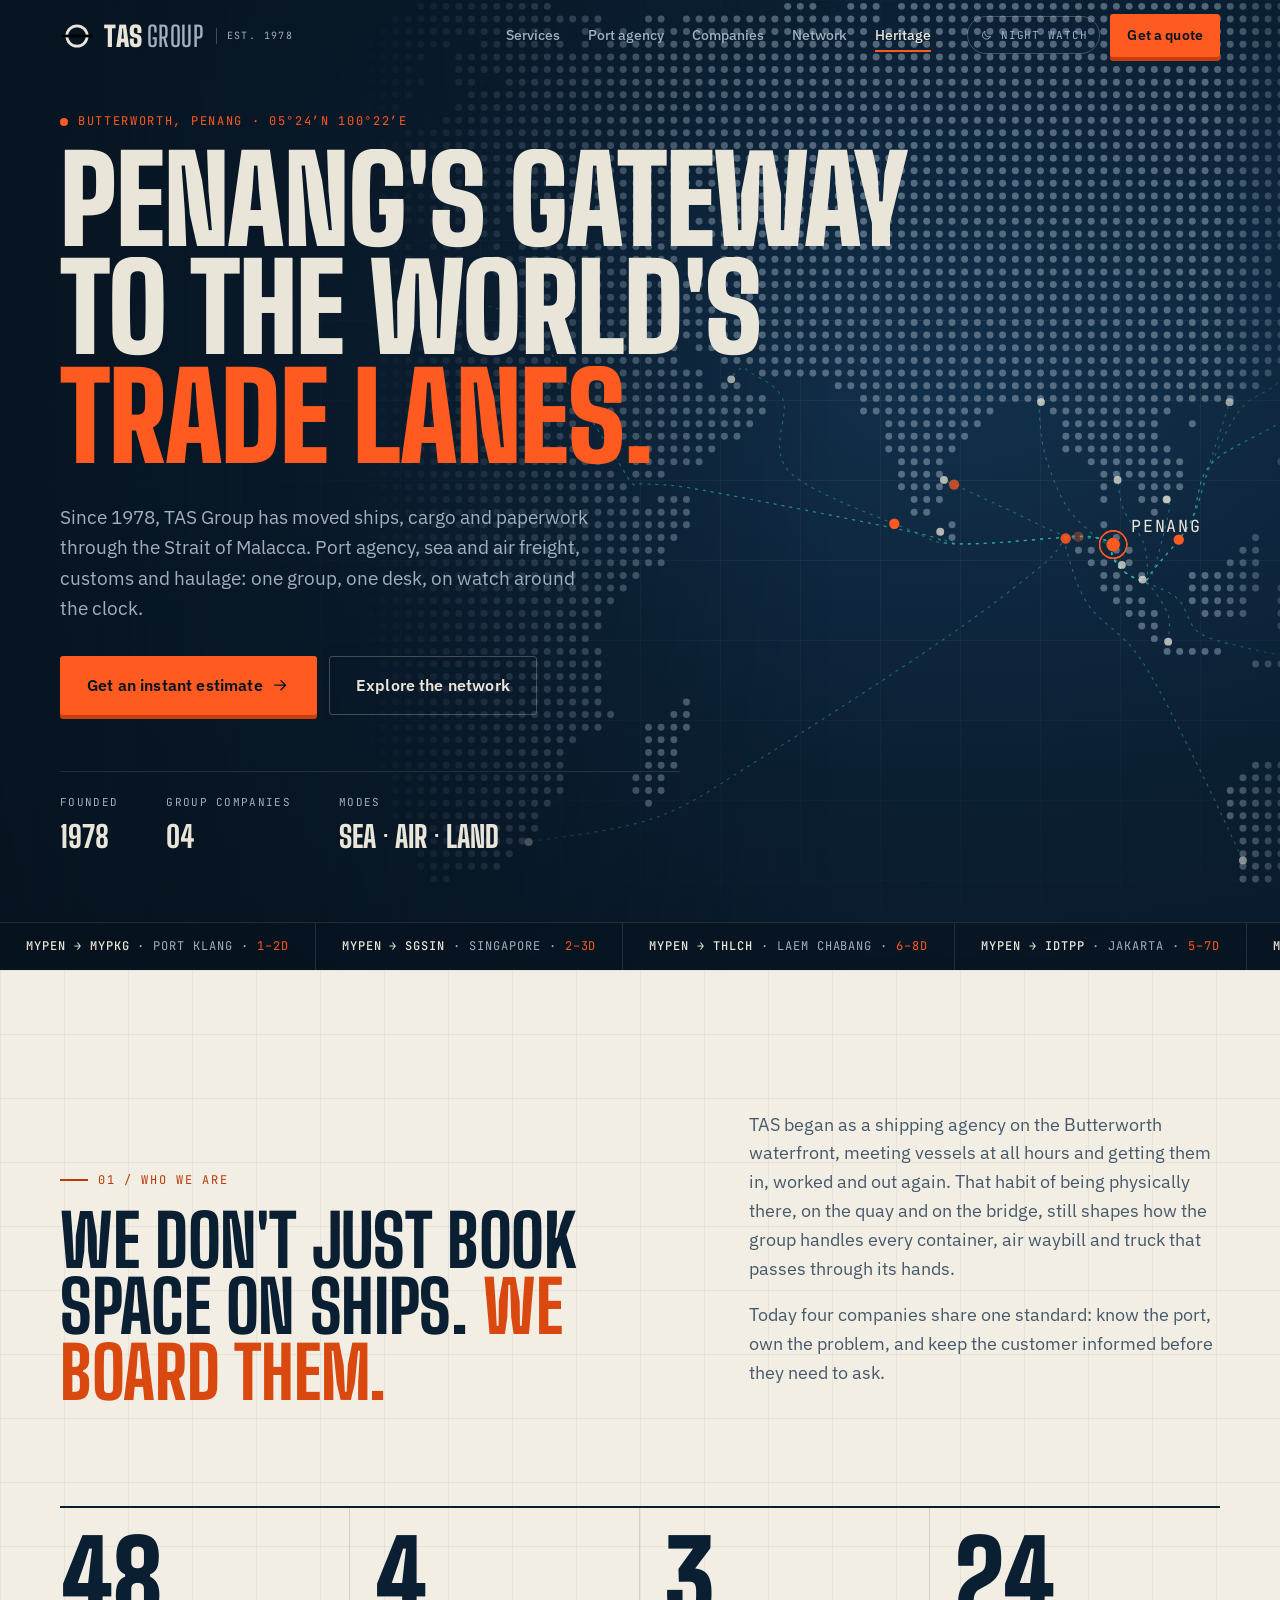
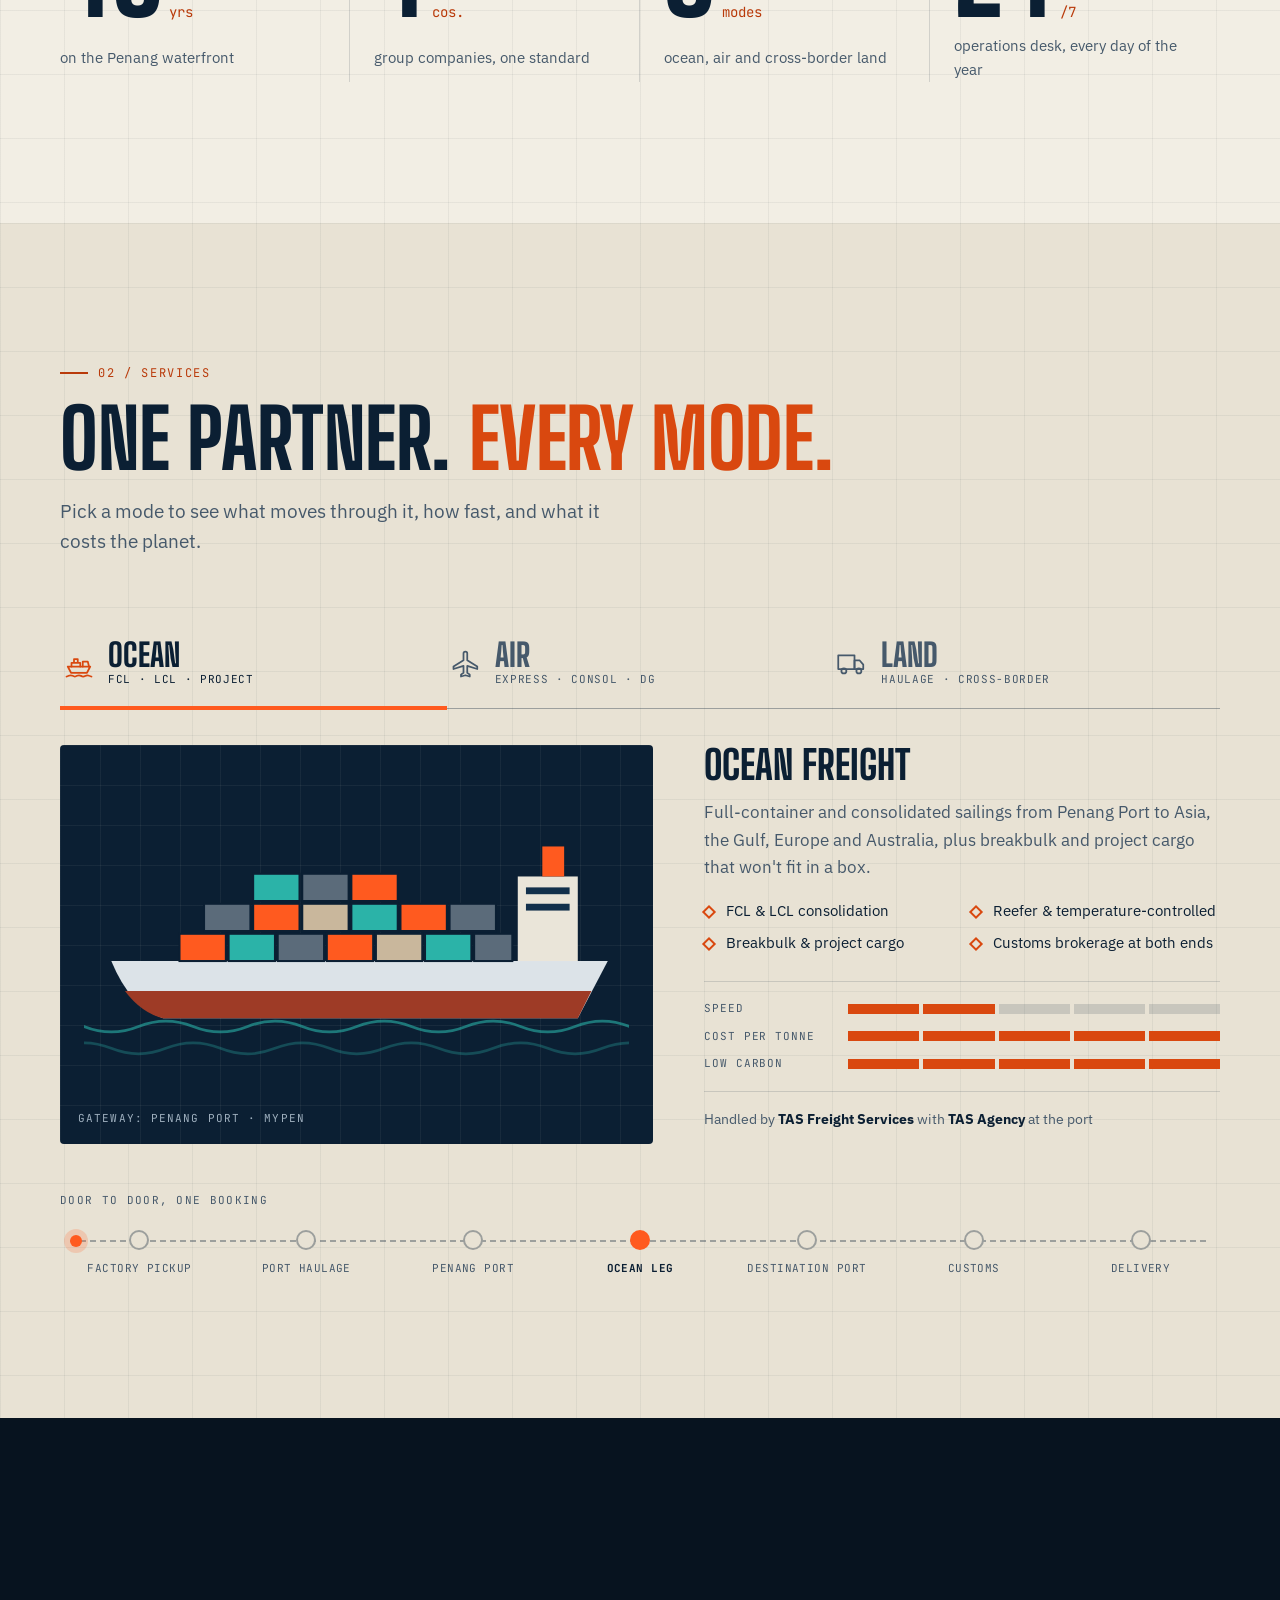
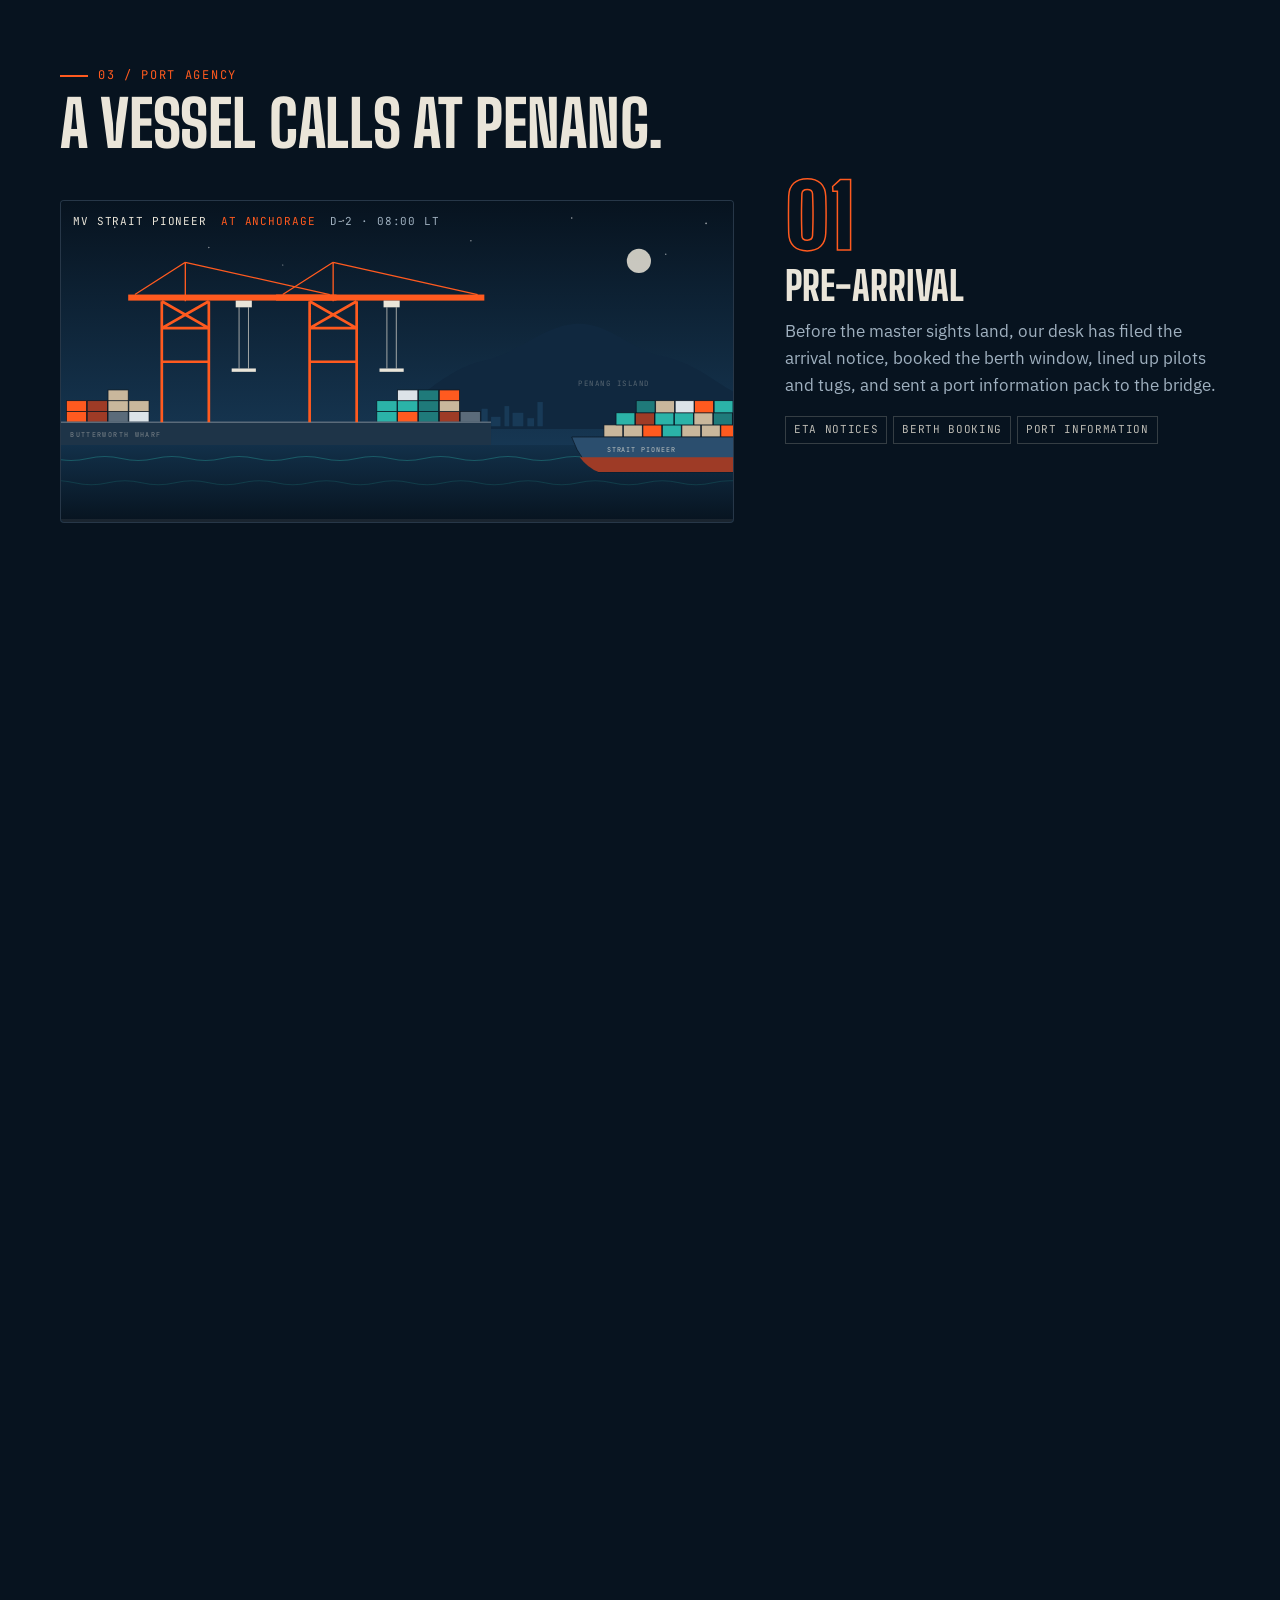
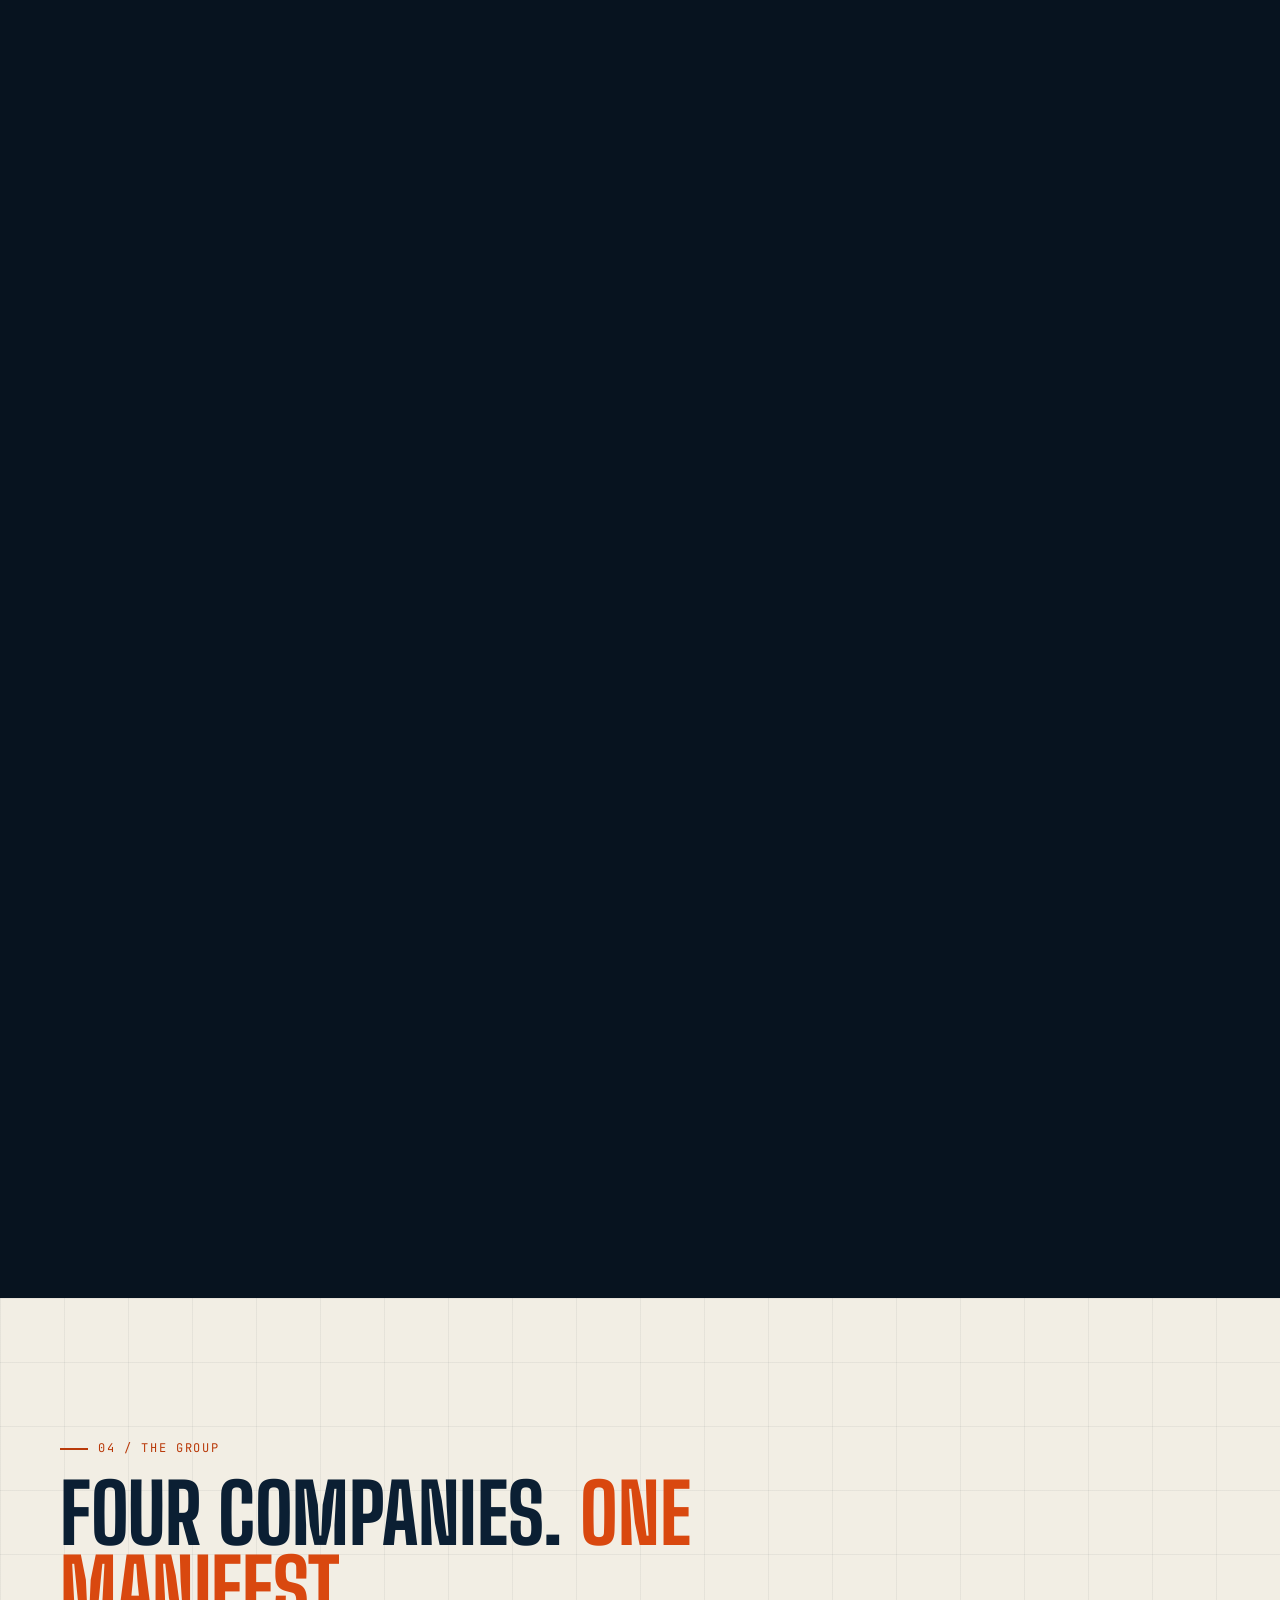
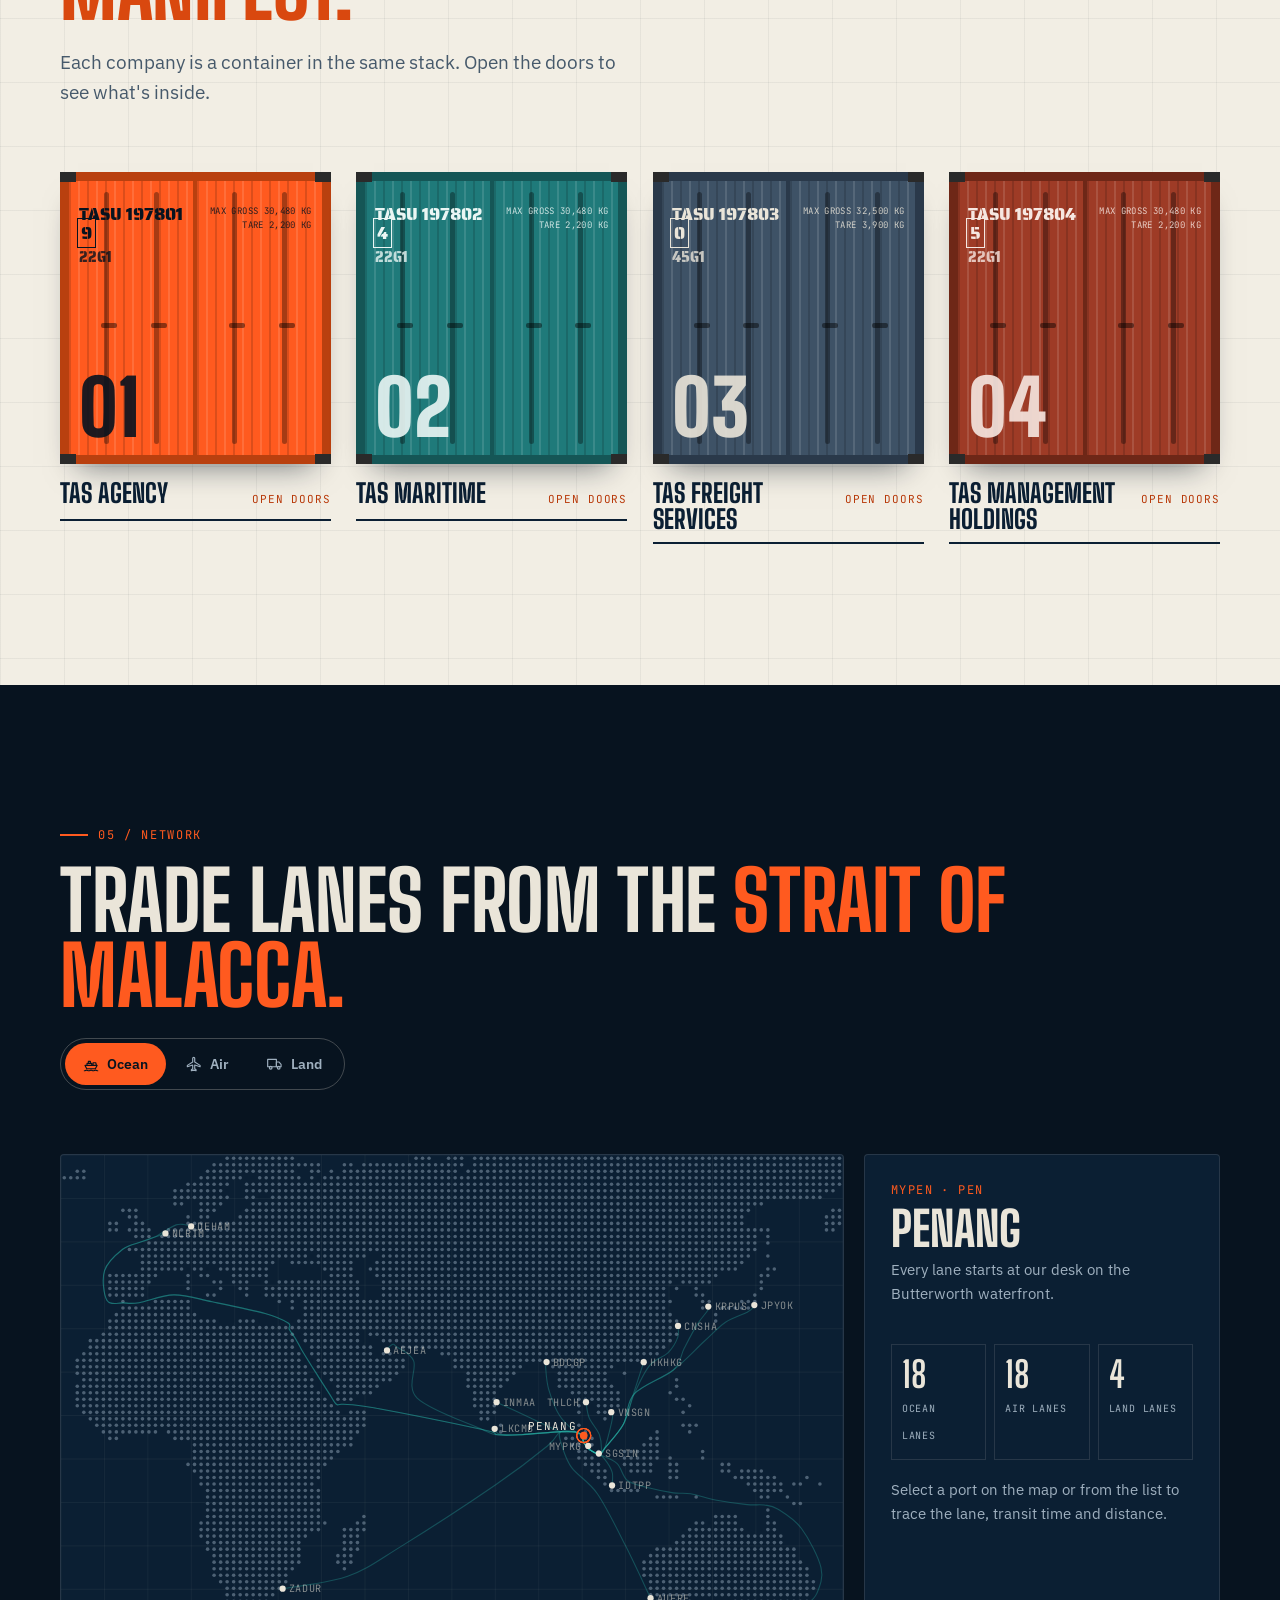
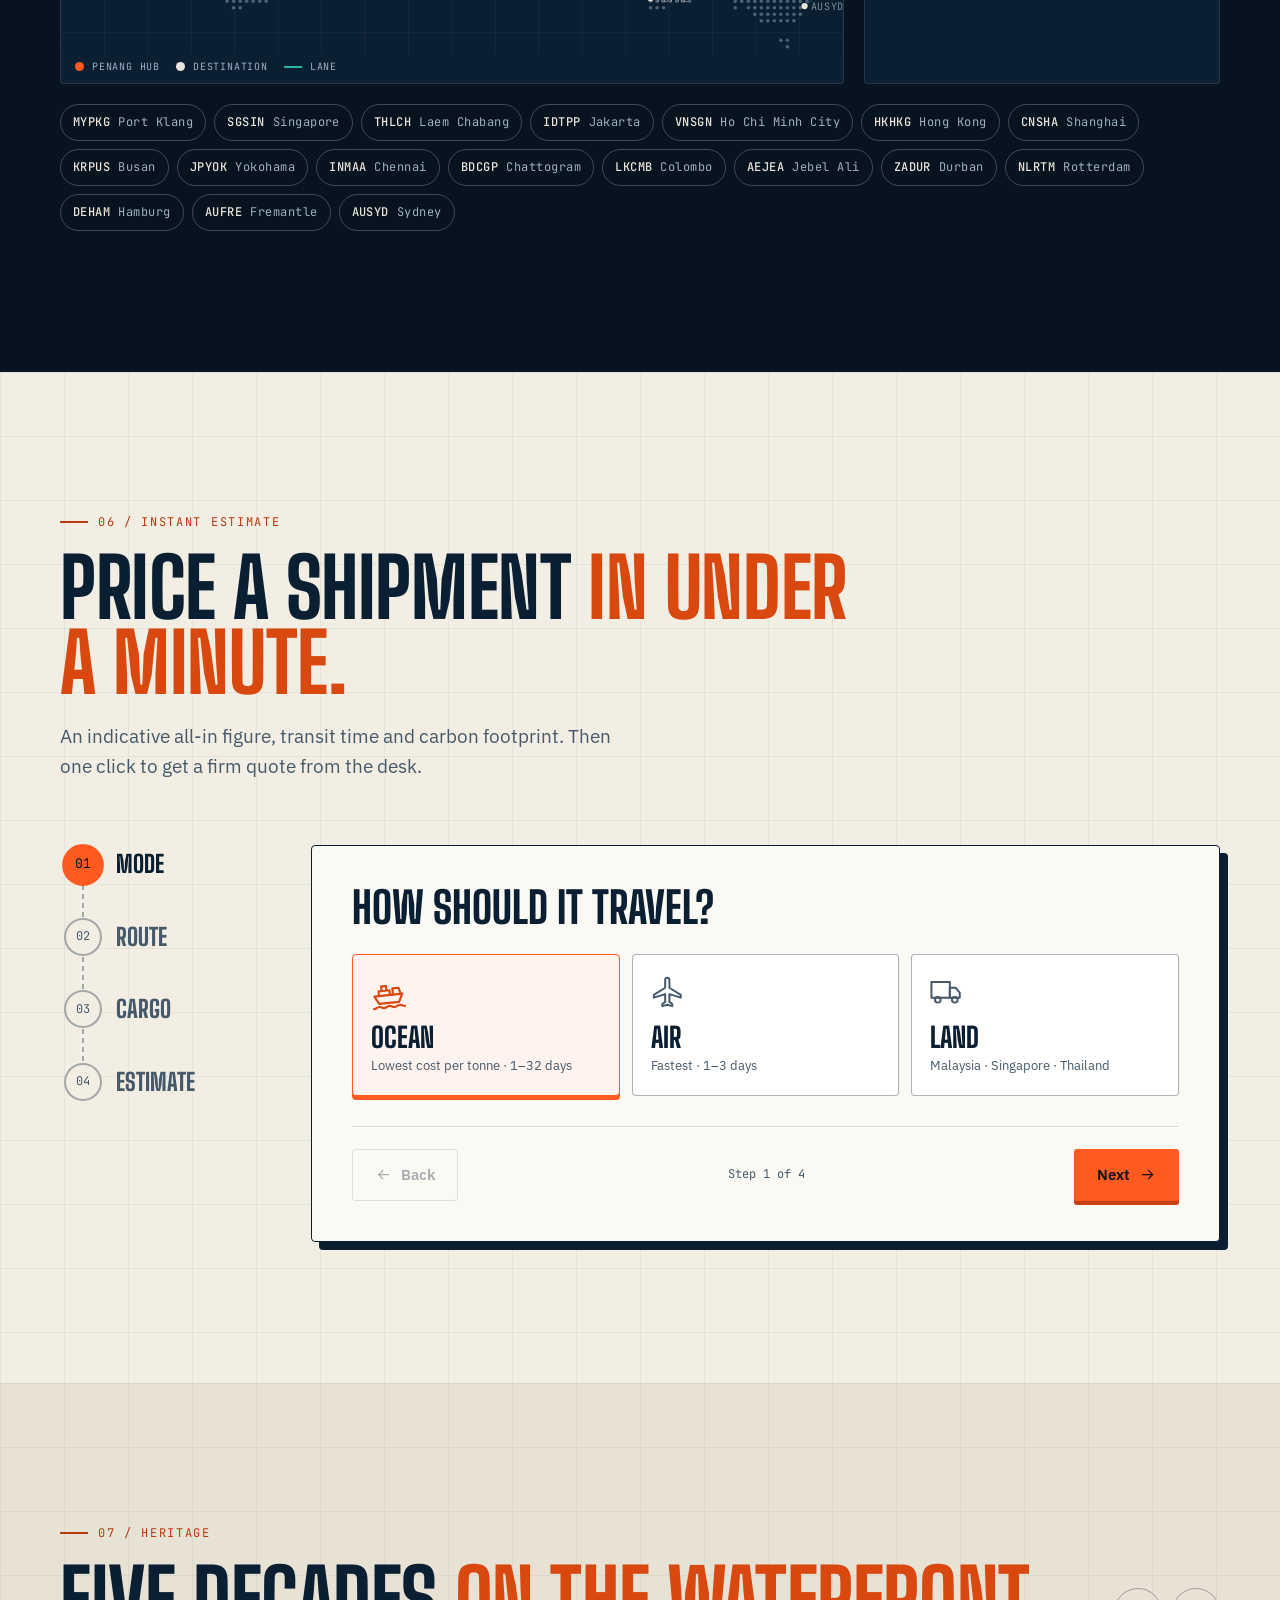
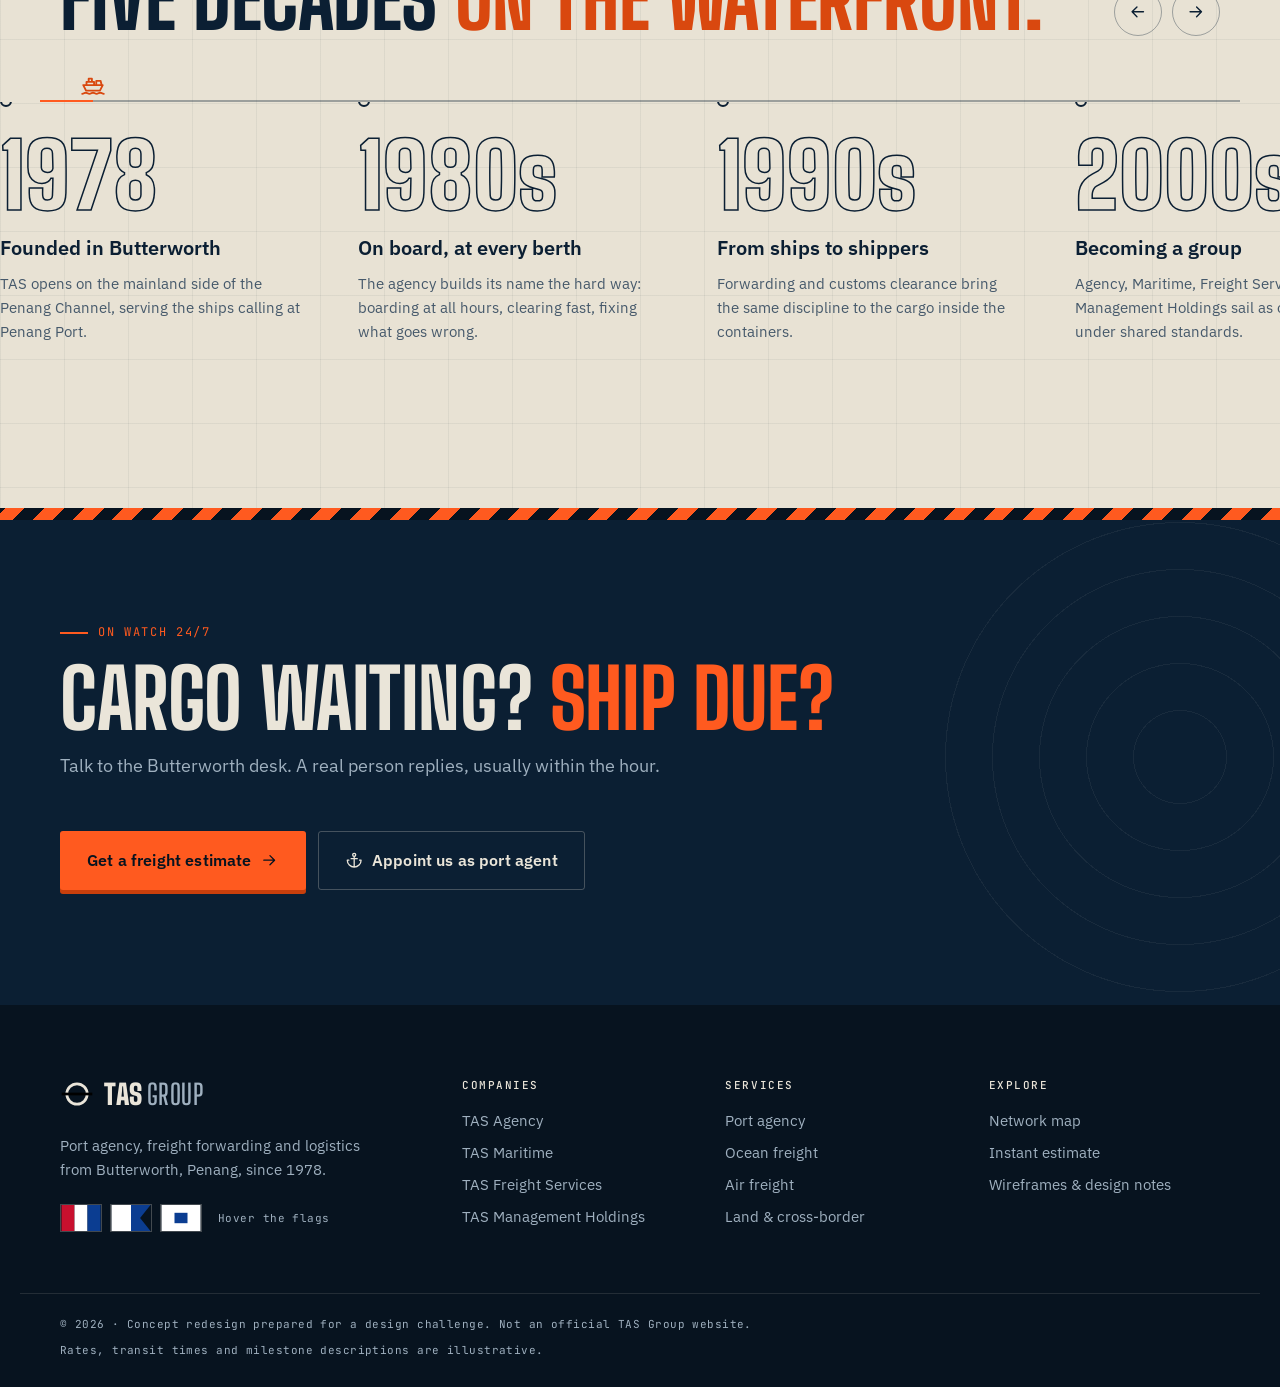
<file: index.html>
<!doctype html>
<html lang="en">
<head>
  <meta charset="utf-8">
  <meta name="viewport" content="width=device-width, initial-scale=1">
  <title>TAS Group — Penang's Gateway to Global Trade</title>
  <meta name="description" content="Concept redesign for TAS Group, Butterworth, Penang. Port agency, ocean, air and land freight, customs and logistics since 1978.">
  <meta name="theme-color" content="#0B1F33">
  <link rel="icon" href="data:image/svg+xml,%3Csvg xmlns='http://www.w3.org/2000/svg' viewBox='0 0 40 40'%3E%3Crect width='40' height='40' rx='8' fill='%230B1F33'/%3E%3Ccircle cx='20' cy='20' r='11' fill='none' stroke='%23F2EEE4' stroke-width='3'/%3E%3Crect x='4' y='18.5' width='32' height='3' fill='%23FF5A1F'/%3E%3C/svg%3E">
  <link rel="preconnect" href="https://fonts.googleapis.com">
  <link rel="preconnect" href="https://fonts.gstatic.com" crossorigin>
  <link href="https://fonts.googleapis.com/css2?family=Big+Shoulders+Display:wght@600;700;800;900&family=IBM+Plex+Sans:wght@400;500;600&family=JetBrains+Mono:wght@400;500;700&family=Saira+Stencil+One&display=swap" rel="stylesheet">
  <link rel="stylesheet" href="css/style.css">
  <script>
    /* Set theme before paint to avoid a flash */
    (function () {
      var t = null;
      try { t = localStorage.getItem('tas-theme'); } catch (e) {}
      if (!t) t = window.matchMedia && matchMedia('(prefers-color-scheme: dark)').matches ? 'dark' : 'light';
      document.documentElement.setAttribute('data-theme', t);
      document.documentElement.classList.add('js');
    })();
  </script>
</head>
<body>

<!-- Icon sprite -->
<svg width="0" height="0" style="position:absolute" aria-hidden="true">
  <symbol id="i-ship" viewBox="0 0 24 24"><path d="M3 14h18l-2.6 5H5.6L3 14z"/><path d="M6 14v-3h7v3M8 11V8h3v3M15 14v-4h4l1 4"/><path d="M2 22c1.7 0 1.7-1 3.3-1s1.7 1 3.4 1 1.7-1 3.3-1 1.7 1 3.3 1 1.7-1 3.4-1 1.6 1 3.3 1"/></symbol>
  <symbol id="i-plane" viewBox="0 0 24 24"><path d="M21 16v-2l-8-5V3.5a1.5 1.5 0 0 0-3 0V9l-8 5v2l8-2.5V19l-2 1.5V22l3.5-1 3.5 1v-1.5L13 19v-5.5l8 2.5z"/></symbol>
  <symbol id="i-truck" viewBox="0 0 24 24"><path d="M1 5h13v11H1z"/><path d="M14 9h4l3 3.5V16h-7z"/><circle cx="5.5" cy="17.5" r="2"/><circle cx="17.5" cy="17.5" r="2"/></symbol>
  <symbol id="i-arrow" viewBox="0 0 24 24"><path d="M5 12h14M13 6l6 6-6 6"/></symbol>
  <symbol id="i-back" viewBox="0 0 24 24"><path d="M19 12H5M11 6l-6 6 6 6"/></symbol>
  <symbol id="i-moon" viewBox="0 0 24 24"><path d="M20 14.5A8 8 0 0 1 9.5 4 8 8 0 1 0 20 14.5z"/></symbol>
  <symbol id="i-sun" viewBox="0 0 24 24"><circle cx="12" cy="12" r="4"/><path d="M12 2v2M12 20v2M2 12h2M20 12h2M4.9 4.9l1.4 1.4M17.7 17.7l1.4 1.4M4.9 19.1l1.4-1.4M17.7 6.3l1.4-1.4"/></symbol>
  <symbol id="i-close" viewBox="0 0 24 24"><path d="M6 6l12 12M18 6L6 18"/></symbol>
  <symbol id="i-anchor" viewBox="0 0 24 24"><circle cx="12" cy="5" r="2"/><path d="M12 7v14M5 12H3a9 9 0 0 0 18 0h-2M8 10h8"/></symbol>
  <symbol id="i-plus" viewBox="0 0 24 24"><path d="M12 5v14M5 12h14"/></symbol>
  <symbol id="i-minus" viewBox="0 0 24 24"><path d="M5 12h14"/></symbol>
  <symbol id="i-leaf" viewBox="0 0 24 24"><path d="M5 19c0-8 5-13 15-14-1 10-6 15-14 15"/><path d="M5 19l7-7"/></symbol>
  <symbol id="i-clock" viewBox="0 0 24 24"><circle cx="12" cy="12" r="9"/><path d="M12 7v5l3 2"/></symbol>
  <symbol id="i-route" viewBox="0 0 24 24"><circle cx="5" cy="18" r="2"/><circle cx="19" cy="6" r="2"/><path d="M7 18h8a3 3 0 0 0 0-6H9a3 3 0 0 1 0-6h8"/></symbol>
  <symbol id="i-plimsoll" viewBox="0 0 40 40"><circle cx="20" cy="20" r="12" fill="none" stroke="currentColor" stroke-width="3.2"/><rect class="plimsoll-line" x="2" y="18.4" width="36" height="3.2"/></symbol>
</svg>

<a class="skip" href="#main">Skip to content</a>

<!-- ============ NAV ============ -->
<header class="nav" id="nav">
  <div class="nav__inner container">
    <a class="brand" href="#top" aria-label="TAS Group home">
      <svg class="brand__mark" aria-hidden="true"><use href="#i-plimsoll"/></svg>
      <span class="brand__word">TAS<span>Group</span></span>
      <span class="brand__est">Est. 1978</span>
    </a>
    <nav class="nav__links" id="navLinks" aria-label="Primary">
      <a href="#modes">Services</a>
      <a href="#vessel">Port agency</a>
      <a href="#group">Companies</a>
      <a href="#network">Network</a>
      <a href="#heritage">Heritage</a>
      <a class="nav__mobile-cta btn btn--primary" href="#quote">Get a quote</a>
    </nav>
    <div class="nav__actions">
      <button class="theme-toggle" id="themeToggle" type="button" aria-pressed="false" title="Toggle night watch (dark mode)">
        <svg class="ico ico--moon" aria-hidden="true"><use href="#i-moon"/></svg>
        <svg class="ico ico--sun" aria-hidden="true"><use href="#i-sun"/></svg>
        <span class="theme-toggle__label">Night watch</span>
      </button>
      <a class="btn btn--primary btn--sm nav__cta" href="#quote">Get a quote</a>
      <button class="burger" id="burger" type="button" aria-expanded="false" aria-controls="navLinks" aria-label="Open menu">
        <span></span><span></span>
      </button>
    </div>
  </div>
</header>

<main id="main">

<!-- ============ HERO ============ -->
<section class="hero" id="top">
  <div class="hero__grid" aria-hidden="true"></div>
  <div class="hero__map" aria-hidden="true">
    <svg id="heroMap" viewBox="0 0 1000 639" preserveAspectRatio="xMidYMid slice">
      <image href="assets/world-dots.svg" width="1000" height="639" opacity=".55"/>
      <g id="heroRoutes"></g>
      <g id="heroPorts"></g>
      <g id="heroShips"></g>
      <g id="heroHub"></g>
    </svg>
  </div>
  <div class="hero__inner container">
    <p class="eyebrow eyebrow--light"><span class="pulse-dot"></span>Butterworth, Penang · 05°24′N 100°22′E</p>
    <h1 class="hero__title">
      <span class="line"><span>Penang's gateway</span></span>
      <span class="line"><span>to the world's</span></span>
      <span class="line line--accent"><span>trade lanes.</span></span>
    </h1>
    <p class="hero__lede">Since 1978, TAS Group has moved ships, cargo and paperwork through the Strait of Malacca. Port agency, sea and air freight, customs and haulage: one group, one desk, on watch around the clock.</p>
    <div class="hero__ctas">
      <a class="btn btn--primary btn--lg" href="#quote">Get an instant estimate <svg class="ico" aria-hidden="true"><use href="#i-arrow"/></svg></a>
      <a class="btn btn--ghost btn--lg" href="#network">Explore the network</a>
    </div>
    <dl class="hero__meta">
      <div><dt>Founded</dt><dd>1978</dd></div>
      <div><dt>Group companies</dt><dd>04</dd></div>
      <div><dt>Modes</dt><dd>Sea · Air · Land</dd></div>
    </dl>
  </div>
  <div class="ticker" aria-hidden="true"><div class="ticker__track" id="ticker"></div></div>
</section>

<!-- ============ INTRO ============ -->
<section class="intro sec-paper" id="about">
  <div class="container intro__grid">
    <div>
      <p class="label" data-reveal>01 / Who we are</p>
      <h2 class="display intro__title" data-reveal>We don't just book space on ships. <em>We board them.</em></h2>
    </div>
    <div class="intro__body" data-reveal>
      <p>TAS began as a shipping agency on the Butterworth waterfront, meeting vessels at all hours and getting them in, worked and out again. That habit of being physically there, on the quay and on the bridge, still shapes how the group handles every container, air waybill and truck that passes through its hands.</p>
      <p>Today four companies share one standard: know the port, own the problem, and keep the customer informed before they need to ask.</p>
    </div>
  </div>
  <div class="container">
    <ul class="stats" aria-label="Group at a glance">
      <li class="stat" data-reveal><span class="stat__num" data-count="48">0</span><span class="stat__unit">yrs</span><span class="stat__label">on the Penang waterfront</span></li>
      <li class="stat" data-reveal><span class="stat__num" data-count="4">0</span><span class="stat__unit">cos.</span><span class="stat__label">group companies, one standard</span></li>
      <li class="stat" data-reveal><span class="stat__num" data-count="3">0</span><span class="stat__unit">modes</span><span class="stat__label">ocean, air and cross-border land</span></li>
      <li class="stat" data-reveal><span class="stat__num" data-count="24">0</span><span class="stat__unit">/7</span><span class="stat__label">operations desk, every day of the year</span></li>
    </ul>
  </div>
</section>

<!-- ============ MODES / EXPLORER ============ -->
<section class="modes sec-paper sec-paper--alt" id="modes">
  <div class="container">
    <div class="sec-head">
      <p class="label" data-reveal>02 / Services</p>
      <h2 class="display" data-reveal>One partner. <span class="accent">Every mode.</span></h2>
      <p class="sec-head__lede" data-reveal>Pick a mode to see what moves through it, how fast, and what it costs the planet.</p>
    </div>

    <div class="explorer" data-reveal>
      <div class="explorer__tabs" role="tablist" aria-label="Transport modes">
        <button class="mtab is-active" role="tab" id="tab-ocean" aria-selected="true" aria-controls="panel-ocean" data-mode="ocean">
          <svg class="ico" aria-hidden="true"><use href="#i-ship"/></svg>
          <span class="mtab__t">Ocean</span><span class="mtab__s">FCL · LCL · Project</span>
        </button>
        <button class="mtab" role="tab" id="tab-air" aria-selected="false" aria-controls="panel-air" data-mode="air" tabindex="-1">
          <svg class="ico" aria-hidden="true"><use href="#i-plane"/></svg>
          <span class="mtab__t">Air</span><span class="mtab__s">Express · Consol · DG</span>
        </button>
        <button class="mtab" role="tab" id="tab-land" aria-selected="false" aria-controls="panel-land" data-mode="land" tabindex="-1">
          <svg class="ico" aria-hidden="true"><use href="#i-truck"/></svg>
          <span class="mtab__t">Land</span><span class="mtab__s">Haulage · Cross-border</span>
        </button>
        <span class="explorer__ink" aria-hidden="true"></span>
      </div>

      <div class="explorer__body">
        <div class="explorer__stage" aria-hidden="true">
          <div class="stage-grid"></div>
          <!-- Ocean illustration -->
          <svg class="illo is-active" data-illo="ocean" viewBox="0 0 400 220">
            <g class="illo__float">
              <path class="hull" d="M20 128 Q34 162 58 170 H362 L384 128 Z"/>
              <path class="boot" d="M30 150 Q42 166 58 170 H362 L372 150 Z"/>
              <rect class="house" x="318" y="66" width="44" height="62"/>
              <rect class="win" x="324" y="74" width="32" height="5"/>
              <rect class="win" x="324" y="86" width="32" height="5"/>
              <rect class="funnel" x="336" y="44" width="16" height="22"/>
              <g class="boxes">
                <rect x="70" y="108" width="34" height="20" class="c1"/><rect x="106" y="108" width="34" height="20" class="c2"/><rect x="142" y="108" width="34" height="20" class="c3"/><rect x="178" y="108" width="34" height="20" class="c1"/><rect x="214" y="108" width="34" height="20" class="c4"/><rect x="250" y="108" width="34" height="20" class="c2"/><rect x="286" y="108" width="28" height="20" class="c3"/>
                <rect x="88" y="86" width="34" height="20" class="c3"/><rect x="124" y="86" width="34" height="20" class="c1"/><rect x="160" y="86" width="34" height="20" class="c4"/><rect x="196" y="86" width="34" height="20" class="c2"/><rect x="232" y="86" width="34" height="20" class="c1"/><rect x="268" y="86" width="34" height="20" class="c3"/>
                <rect x="124" y="64" width="34" height="20" class="c2"/><rect x="160" y="64" width="34" height="20" class="c3"/><rect x="196" y="64" width="34" height="20" class="c1"/>
              </g>
            </g>
            <g class="waves"><path d="M-40 176 q20 -8 40 0 t40 0 t40 0 t40 0 t40 0 t40 0 t40 0 t40 0 t40 0 t40 0 t40 0 t40 0"/><path d="M-20 192 q20 -8 40 0 t40 0 t40 0 t40 0 t40 0 t40 0 t40 0 t40 0 t40 0 t40 0 t40 0 t40 0"/></g>
          </svg>
          <!-- Air illustration -->
          <svg class="illo" data-illo="air" viewBox="0 0 400 220">
            <g class="clouds"><path d="M40 60 h70 M70 48 h50 M260 170 h90 M290 158 h40 M300 40 h60"/></g>
            <g class="illo__float">
              <path class="tail" d="M70 100 L48 52 H72 L112 100 Z"/>
              <path class="fuse" d="M50 112 Q50 98 80 98 H316 Q356 98 372 112 Q356 126 316 126 H80 Q50 126 50 112 Z"/>
              <path class="wing" d="M180 118 L142 168 H172 L244 118 Z"/>
              <rect class="engine" x="166" y="126" width="42" height="15" rx="7"/>
              <rect class="door" x="250" y="102" width="34" height="18" rx="2"/>
              <g class="win"><circle cx="110" cy="108" r="2.6"/><circle cx="124" cy="108" r="2.6"/><circle cx="138" cy="108" r="2.6"/><circle cx="152" cy="108" r="2.6"/><circle cx="166" cy="108" r="2.6"/><circle cx="180" cy="108" r="2.6"/><circle cx="194" cy="108" r="2.6"/><circle cx="208" cy="108" r="2.6"/><circle cx="222" cy="108" r="2.6"/></g>
              <path class="cock" d="M338 104 h16 l10 6 h-26z"/>
            </g>
          </svg>
          <!-- Land illustration -->
          <svg class="illo" data-illo="land" viewBox="0 0 400 220">
            <g class="illo__float">
              <rect class="trailer" x="30" y="70" width="252" height="84"/>
              <g class="ribs"><path d="M50 76v72M70 76v72M90 76v72M110 76v72M130 76v72M150 76v72M170 76v72M190 76v72M210 76v72M230 76v72M250 76v72M270 76v72"/></g>
              <text class="stencil" x="52" y="122">TASU 197803 0</text>
              <path class="cab" d="M290 92 H336 L366 118 V158 H290 Z"/>
              <path class="glass" d="M300 100 H332 L352 118 H300 Z"/>
              <rect class="chassis" x="24" y="154" width="346" height="8"/>
              <g class="wheels"><circle cx="70" cy="168" r="13"/><circle cx="102" cy="168" r="13"/><circle cx="250" cy="168" r="13"/><circle cx="334" cy="168" r="13"/></g>
            </g>
            <g class="road"><path d="M-20 196 H420"/></g>
          </svg>
          <p class="stage-caption" id="stageCaption">Gateway: Penang Port · MYPEN</p>
        </div>

        <div class="explorer__panels">
          <div class="mpanel is-active" role="tabpanel" id="panel-ocean" aria-labelledby="tab-ocean">
            <h3 class="mpanel__title">Ocean freight</h3>
            <p>Full-container and consolidated sailings from Penang Port to Asia, the Gulf, Europe and Australia, plus breakbulk and project cargo that won't fit in a box.</p>
            <ul class="ticks"><li>FCL &amp; LCL consolidation</li><li>Reefer &amp; temperature-controlled</li><li>Breakbulk &amp; project cargo</li><li>Customs brokerage at both ends</li></ul>
            <div class="meters" aria-label="Ocean mode profile">
              <div class="meter"><span>Speed</span><i data-v="2"></i></div>
              <div class="meter"><span>Cost per tonne</span><i data-v="5"></i></div>
              <div class="meter"><span>Low carbon</span><i data-v="5"></i></div>
            </div>
            <p class="handled">Handled by <b>TAS Freight Services</b> with <b>TAS Agency</b> at the port</p>
          </div>
          <div class="mpanel" role="tabpanel" id="panel-air" aria-labelledby="tab-air" hidden>
            <h3 class="mpanel__title">Air freight</h3>
            <p>When the line can't wait: urgent spares, electronics from Penang's manufacturing belt, samples and high-value goods, booked, screened and cleared through Penang International.</p>
            <ul class="ticks"><li>Express &amp; consolidated air</li><li>Dangerous goods handling</li><li>Charter coordination</li><li>Airport-to-door delivery</li></ul>
            <div class="meters" aria-label="Air mode profile">
              <div class="meter"><span>Speed</span><i data-v="5"></i></div>
              <div class="meter"><span>Cost per tonne</span><i data-v="1"></i></div>
              <div class="meter"><span>Low carbon</span><i data-v="1"></i></div>
            </div>
            <p class="handled">Handled by <b>TAS Freight Services</b></p>
          </div>
          <div class="mpanel" role="tabpanel" id="panel-land" aria-labelledby="tab-land" hidden>
            <h3 class="mpanel__title">Land &amp; cross-border</h3>
            <p>Container haulage from the port and full or part truckloads up and down the peninsula, from Singapore through Malaysia to southern Thailand and Bangkok.</p>
            <ul class="ticks"><li>Port haulage &amp; container trucking</li><li>FTL &amp; LTL cross-border road</li><li>Border clearance at Bukit Kayu Hitam</li><li>Warehousing &amp; distribution</li></ul>
            <div class="meters" aria-label="Land mode profile">
              <div class="meter"><span>Speed</span><i data-v="3"></i></div>
              <div class="meter"><span>Cost per tonne</span><i data-v="3"></i></div>
              <div class="meter"><span>Low carbon</span><i data-v="3"></i></div>
            </div>
            <p class="handled">Handled by <b>TAS Freight Services</b></p>
          </div>
        </div>
      </div>

      <div class="chain" aria-label="How a shipment moves">
        <p class="chain__label">Door to door, one booking</p>
        <ol class="chain__track" id="chain"></ol>
      </div>
    </div>
  </div>
</section>

<!-- ============ VESSEL STORY ============ -->
<section class="vessel" id="vessel" aria-labelledby="vessel-title">
  <div class="vessel__sticky">
    <div class="container vessel__head">
      <p class="label label--light">03 / Port agency</p>
      <h2 class="display display--light" id="vessel-title">A vessel calls at Penang.</h2>
    </div>
    <div class="container vessel__body">
      <div class="vscene" id="vscene" data-stage="1">
        <div class="vscene__hud">
          <span>MV STRAIT PIONEER</span>
          <span id="vsStatus">AT ANCHORAGE</span>
          <span id="vsTime">D-2 · 08:00 LT</span>
        </div>
        <svg viewBox="0 0 1000 480" preserveAspectRatio="xMidYMid slice" aria-hidden="true">
          <defs>
            <linearGradient id="vsSky" x1="0" y1="0" x2="0" y2="1"><stop offset="0" stop-color="#07131F"/><stop offset="1" stop-color="#1B4263"/></linearGradient>
            <linearGradient id="vsSea" x1="0" y1="0" x2="0" y2="1"><stop offset="0" stop-color="#123049"/><stop offset="1" stop-color="#07131F"/></linearGradient>
          </defs>
          <rect width="1000" height="480" fill="url(#vsSky)"/>
          <g class="vs-stars"><circle cx="80" cy="40" r="1.2"/><circle cx="220" cy="70" r="1"/><circle cx="420" cy="30" r="1.4"/><circle cx="610" cy="60" r="1"/><circle cx="760" cy="26" r="1.2"/><circle cx="900" cy="80" r="1"/><circle cx="960" cy="34" r="1.3"/><circle cx="330" cy="96" r=".9"/></g>
          <circle class="vs-moon" cx="860" cy="90" r="18"/>
          <!-- Penang Island across the channel -->
          <path class="vs-hill" d="M470 330 C530 304 570 250 630 238 C680 228 712 190 762 184 C812 178 846 222 896 232 C944 242 978 274 1000 284 V340 H470Z"/>
          <g class="vs-town"><rect x="610" y="318" width="12" height="18"/><rect x="626" y="310" width="9" height="26"/><rect x="640" y="322" width="14" height="14"/><rect x="660" y="306" width="7" height="30"/><rect x="672" y="316" width="16" height="20"/><rect x="694" y="324" width="10" height="12"/><rect x="709" y="300" width="8" height="36"/></g>
          <text class="vs-label" x="770" y="276">PENANG ISLAND</text>
          <!-- Butterworth quay -->
          <g class="vs-stacks" id="vsStacks"></g>
          <rect class="vs-quay" x="0" y="330" width="640" height="34"/>
          <path class="vs-quay-edge" d="M0 330 H640"/>
          <text class="vs-label vs-label--quay" x="14" y="352">BUTTERWORTH WHARF</text>
          <g class="vs-crane" transform="translate(150 0)">
            <path class="leg" d="M0 330 V150 M70 330 V150 M0 240 H70 M0 190 H70 M0 150 L70 190 M70 150 L0 190"/>
            <path class="apex" d="M35 150 V92 M35 92 L-40 140 M35 92 L250 140"/>
            <rect class="boom" x="-50" y="140" width="310" height="9"/>
            <g class="trolley"><rect x="110" y="149" width="24" height="10"/><path class="cable" d="M115 159 V250 M129 159 V250"/><rect class="spreader" x="104" y="250" width="36" height="5"/></g>
          </g>
          <g class="vs-crane vs-crane--b" transform="translate(370 0)">
            <path class="leg" d="M0 330 V150 M70 330 V150 M0 240 H70 M0 190 H70 M0 150 L70 190 M70 150 L0 190"/>
            <path class="apex" d="M35 150 V92 M35 92 L-40 140 M35 92 L250 140"/>
            <rect class="boom" x="-50" y="140" width="310" height="9"/>
            <g class="trolley"><rect x="110" y="149" width="24" height="10"/><path class="cable" d="M115 159 V250 M129 159 V250"/><rect class="spreader" x="104" y="250" width="36" height="5"/></g>
          </g>
          <!-- Provisions truck -->
          <g class="vs-van" id="vsVan">
            <rect x="0" y="300" width="54" height="26" rx="2"/><path d="M54 306 h14 l10 10 v10 h-24z"/>
            <circle cx="14" cy="328" r="5"/><circle cx="64" cy="328" r="5"/>
            <text x="6" y="317">STORES</text>
          </g>
          <!-- Sea -->
          <rect y="364" width="1000" height="116" fill="url(#vsSea)"/>
          <g class="vs-waves"><path d="M-60 384 q25 -6 50 0 t50 0 t50 0 t50 0 t50 0 t50 0 t50 0 t50 0 t50 0 t50 0 t50 0 t50 0 t50 0 t50 0 t50 0 t50 0 t50 0 t50 0 t50 0 t50 0 t50 0 t50 0 t50 0"/><path d="M-30 420 q25 -6 50 0 t50 0 t50 0 t50 0 t50 0 t50 0 t50 0 t50 0 t50 0 t50 0 t50 0 t50 0 t50 0 t50 0 t50 0 t50 0 t50 0 t50 0 t50 0 t50 0 t50 0 t50 0 t50 0"/></g>
          <g class="vs-buoy"><path d="M916 392 l8 -26 l8 26z"/><circle cx="924" cy="362" r="3"/></g>
          <!-- Ship -->
          <g id="vsShip" class="vs-ship">
            <g id="vsShipInner">
              <g id="vsBoxes"></g>
              <rect class="house" x="352" y="262" width="52" height="92"/>
              <rect class="win" x="358" y="272" width="40" height="6"/><rect class="win" x="358" y="286" width="40" height="6"/>
              <rect class="funnel" x="374" y="238" width="18" height="24"/>
              <path class="hull" d="M0 352 Q14 392 40 404 H404 L424 352 Z"/>
              <path class="boot" d="M12 382 Q24 398 40 404 H404 L414 382 Z"/>
              <text class="name" x="52" y="374">STRAIT PIONEER</text>
            </g>
          </g>
          <!-- Pilot boat -->
          <g class="vs-pilot" id="vsPilot">
            <path d="M0 384 L60 384 L52 398 H8 Z"/><rect x="18" y="370" width="22" height="14"/>
            <text x="10" y="395">PILOT</text>
          </g>
        </svg>
        <div class="vs-stamp" id="vsStamp" aria-hidden="true"><span>CLEARED</span><small>PORT OF PENANG</small></div>
        <div class="vscene__progress" aria-hidden="true"><i id="vsBar"></i></div>
      </div>

      <ol class="vsteps" id="vsteps">
        <li class="vstep is-active" data-status="AT ANCHORAGE" data-time="D-2 · 08:00 LT">
          <span class="vstep__n">01</span>
          <h3>Pre-arrival</h3>
          <p>Before the master sights land, our desk has filed the arrival notice, booked the berth window, lined up pilots and tugs, and sent a port information pack to the bridge.</p>
          <ul class="tags"><li>ETA notices</li><li>Berth booking</li><li>Port information</li></ul>
        </li>
        <li class="vstep" data-status="UNDER PILOTAGE" data-time="D0 · 05:40 LT">
          <span class="vstep__n">02</span>
          <h3>Pilotage &amp; berthing</h3>
          <p>A licensed pilot boards at the fairway. Tugs and mooring gangs are already waiting at the berth because we confirmed them hours ago.</p>
          <ul class="tags"><li>Pilot &amp; tug orders</li><li>Mooring</li><li>Berth liaison</li></ul>
        </li>
        <li class="vstep" data-status="ALONGSIDE · WORKING CARGO" data-time="D0 · 07:30 LT">
          <span class="vstep__n">03</span>
          <h3>Cargo operations</h3>
          <p>Cranes swing. We keep terminal, stevedores and shippers in step, so every box that should move does, and the ones that shouldn't stay put.</p>
          <ul class="tags"><li>Stevedoring coordination</li><li>Stowage liaison</li><li>Cargo documents</li></ul>
        </li>
        <li class="vstep" data-status="ALONGSIDE · HUSBANDRY" data-time="D0 · 13:15 LT">
          <span class="vstep__n">04</span>
          <h3>Crew &amp; husbandry</h3>
          <p>Crew changes, fresh provisions, spare parts, a doctor's visit, cash to master. The small jobs that keep a ship and the people on it running.</p>
          <ul class="tags"><li>Crew change</li><li>Provisions &amp; spares</li><li>Medical &amp; welfare</li></ul>
        </li>
        <li class="vstep" data-status="OUTWARD CLEARANCE" data-time="D0 · 21:00 LT">
          <span class="vstep__n">05</span>
          <h3>Clearance</h3>
          <p>Customs, immigration, port health and harbour dues, cleared in one pass by a team that has done it at this port for nearly fifty years.</p>
          <ul class="tags"><li>Customs &amp; immigration</li><li>Port dues</li><li>Port clearance</li></ul>
        </li>
        <li class="vstep" data-status="UNDERWAY · NEXT PORT SGSIN" data-time="D0 · 23:30 LT">
          <span class="vstep__n">06</span>
          <h3>Sailing</h3>
          <p>Lines let go. The owner gets a statement of facts and a clear disbursement account, and the next agent gets a clean handover.</p>
          <ul class="tags"><li>Statement of facts</li><li>Disbursement accounts</li><li>Next-port handover</li></ul>
          <button class="btn btn--primary btn--sm" type="button" data-enquiry="Port agency appointment">Appoint TAS at Penang <svg class="ico" aria-hidden="true"><use href="#i-arrow"/></svg></button>
        </li>
      </ol>
    </div>
  </div>
</section>

<!-- ============ GROUP ============ -->
<section class="group sec-paper" id="group">
  <div class="container">
    <div class="sec-head">
      <p class="label" data-reveal>04 / The Group</p>
      <h2 class="display" data-reveal>Four companies. <span class="accent">One manifest.</span></h2>
      <p class="sec-head__lede" data-reveal>Each company is a container in the same stack. Open the doors to see what's inside.</p>
    </div>
    <div class="boxes">
      <article class="box box--orange" data-reveal>
        <div class="box__body">
          <div class="box__inner" id="box-1">
            <p class="box__kicker">Port &amp; ship agency</p>
            <p>The original trade. Vessel husbandry, port clearance and crew logistics at Penang and other Malaysian ports.</p>
            <ul class="tags tags--light"><li>Husbandry</li><li>Clearance</li><li>Crew</li></ul>
          </div>
          <div class="door door--l" aria-hidden="true"><span class="door__code">TASU 197801 <b>9</b></span><span class="door__size">22G1</span><span class="door__num">01</span><i class="rod"></i><i class="rod rod--2"></i></div>
          <div class="door door--r" aria-hidden="true"><span class="door__wt">MAX GROSS 30,480 KG<br>TARE 2,200 KG</span><i class="rod"></i><i class="rod rod--2"></i></div>
        </div>
        <button class="box__toggle" type="button" aria-expanded="false" aria-controls="box-1"><span class="box__name">TAS Agency</span><span class="box__hint">Open doors</span></button>
      </article>
      <article class="box box--teal" data-reveal>
        <div class="box__body">
          <div class="box__inner" id="box-2">
            <p class="box__kicker">Marine services</p>
            <p>Supporting ship owners and operators with vessel operations, marine services and technical coordination.</p>
            <ul class="tags tags--light"><li>Owners' matters</li><li>Operations</li><li>Technical</li></ul>
          </div>
          <div class="door door--l" aria-hidden="true"><span class="door__code">TASU 197802 <b>4</b></span><span class="door__size">22G1</span><span class="door__num">02</span><i class="rod"></i><i class="rod rod--2"></i></div>
          <div class="door door--r" aria-hidden="true"><span class="door__wt">MAX GROSS 30,480 KG<br>TARE 2,200 KG</span><i class="rod"></i><i class="rod rod--2"></i></div>
        </div>
        <button class="box__toggle" type="button" aria-expanded="false" aria-controls="box-2"><span class="box__name">TAS Maritime</span><span class="box__hint">Open doors</span></button>
      </article>
      <article class="box box--steel" data-reveal>
        <div class="box__body">
          <div class="box__inner" id="box-3">
            <p class="box__kicker">Forwarding &amp; customs</p>
            <p>Sea, air and land freight, customs brokerage and haulage: door to door on one booking.</p>
            <ul class="tags tags--light"><li>Ocean</li><li>Air</li><li>Road</li><li>Customs</li></ul>
          </div>
          <div class="door door--l" aria-hidden="true"><span class="door__code">TASU 197803 <b>0</b></span><span class="door__size">45G1</span><span class="door__num">03</span><i class="rod"></i><i class="rod rod--2"></i></div>
          <div class="door door--r" aria-hidden="true"><span class="door__wt">MAX GROSS 32,500 KG<br>TARE 3,900 KG</span><i class="rod"></i><i class="rod rod--2"></i></div>
        </div>
        <button class="box__toggle" type="button" aria-expanded="false" aria-controls="box-3"><span class="box__name">TAS Freight Services</span><span class="box__hint">Open doors</span></button>
      </article>
      <article class="box box--oxide" data-reveal>
        <div class="box__body">
          <div class="box__inner" id="box-4">
            <p class="box__kicker">Group holding</p>
            <p>The keel of the group: governance, finance and shared services that keep four companies on one course.</p>
            <ul class="tags tags--light"><li>Governance</li><li>Finance</li><li>Shared services</li></ul>
          </div>
          <div class="door door--l" aria-hidden="true"><span class="door__code">TASU 197804 <b>5</b></span><span class="door__size">22G1</span><span class="door__num">04</span><i class="rod"></i><i class="rod rod--2"></i></div>
          <div class="door door--r" aria-hidden="true"><span class="door__wt">MAX GROSS 30,480 KG<br>TARE 2,200 KG</span><i class="rod"></i><i class="rod rod--2"></i></div>
        </div>
        <button class="box__toggle" type="button" aria-expanded="false" aria-controls="box-4"><span class="box__name">TAS Management Holdings</span><span class="box__hint">Open doors</span></button>
      </article>
    </div>
  </div>
</section>

<!-- ============ NETWORK ============ -->
<section class="network" id="network">
  <div class="container">
    <div class="sec-head sec-head--split">
      <div>
        <p class="label label--light" data-reveal>05 / Network</p>
        <h2 class="display display--light" data-reveal>Trade lanes from the <span class="accent">Strait of Malacca.</span></h2>
      </div>
      <div class="seg" role="radiogroup" aria-label="Show lanes by mode" id="netModes" data-reveal>
        <button type="button" role="radio" aria-checked="true" data-mode="ocean"><svg class="ico" aria-hidden="true"><use href="#i-ship"/></svg>Ocean</button>
        <button type="button" role="radio" aria-checked="false" data-mode="air" tabindex="-1"><svg class="ico" aria-hidden="true"><use href="#i-plane"/></svg>Air</button>
        <button type="button" role="radio" aria-checked="false" data-mode="land" tabindex="-1"><svg class="ico" aria-hidden="true"><use href="#i-truck"/></svg>Land</button>
      </div>
    </div>

    <div class="net" data-reveal>
      <div class="net__mapwrap">
        <svg id="netMap" viewBox="0 0 1000 639" role="img" aria-label="Map of TAS trade lanes radiating from Penang">
          <g id="netGrat"></g>
          <image id="netDots" href="assets/world-dots.svg" width="1000" height="639" opacity=".5"/>
          <image id="netDotsFine" href="assets/sea-dots.svg" width="1000" height="639" opacity="0"/>
          <g id="netRoutes"></g>
          <g id="netWaypoints"></g>
          <g id="netPorts"></g>
          <g id="netMarker"></g>
          <g id="netHub"></g>
        </svg>
        <div class="net__tip" id="netTip" role="tooltip" hidden></div>
        <p class="net__legend"><span class="lg lg--hub"></span>Penang hub <span class="lg lg--port"></span>Destination <span class="lg lg--lane"></span>Lane</p>
      </div>
      <aside class="net__panel" id="netPanel" aria-live="polite"></aside>
    </div>
    <div class="net__list" id="netList" aria-label="Destinations"></div>
  </div>
</section>

<!-- ============ QUOTE ============ -->
<section class="quote sec-paper" id="quote">
  <div class="container">
    <div class="sec-head">
      <p class="label" data-reveal>06 / Instant estimate</p>
      <h2 class="display" data-reveal>Price a shipment <span class="accent">in under a minute.</span></h2>
      <p class="sec-head__lede" data-reveal>An indicative all-in figure, transit time and carbon footprint. Then one click to get a firm quote from the desk.</p>
    </div>

    <div class="qwrap" data-reveal>
      <ol class="qrail" id="qrail" aria-label="Quote steps">
        <li class="is-active"><span class="qrail__dot">01</span><span class="qrail__t">Mode</span></li>
        <li><span class="qrail__dot">02</span><span class="qrail__t">Route</span></li>
        <li><span class="qrail__dot">03</span><span class="qrail__t">Cargo</span></li>
        <li><span class="qrail__dot">04</span><span class="qrail__t">Estimate</span></li>
      </ol>

      <form class="qcard" id="quoteForm" novalidate>
        <!-- Step 1 -->
        <fieldset class="qstep is-active" data-step="1">
          <legend class="qstep__q">How should it travel?</legend>
          <div class="cards3">
            <label class="mcard"><input type="radio" name="mode" value="ocean" checked>
              <span class="mcard__in"><svg class="ico ico--lg" aria-hidden="true"><use href="#i-ship"/></svg><b>Ocean</b><small>Lowest cost per tonne · 1–32 days</small></span></label>
            <label class="mcard"><input type="radio" name="mode" value="air">
              <span class="mcard__in"><svg class="ico ico--lg" aria-hidden="true"><use href="#i-plane"/></svg><b>Air</b><small>Fastest · 1–3 days</small></span></label>
            <label class="mcard"><input type="radio" name="mode" value="land">
              <span class="mcard__in"><svg class="ico ico--lg" aria-hidden="true"><use href="#i-truck"/></svg><b>Land</b><small>Malaysia · Singapore · Thailand</small></span></label>
          </div>
        </fieldset>

        <!-- Step 2 -->
        <fieldset class="qstep" data-step="2">
          <legend class="qstep__q">Where is it going?</legend>
          <div class="seg seg--paper" role="radiogroup" aria-label="Direction">
            <label><input type="radio" name="dir" value="export" checked><span>Export from Penang</span></label>
            <label><input type="radio" name="dir" value="import"><span>Import into Penang</span></label>
          </div>
          <div class="field">
            <label for="qDest" id="qDestLabel">Destination</label>
            <select id="qDest" name="dest"></select>
          </div>
          <div class="field">
            <label for="qCargo">Cargo type</label>
            <select id="qCargo" name="cargo">
              <option value="general">General cargo</option>
              <option value="reefer">Temperature-controlled</option>
              <option value="dg">Dangerous goods</option>
            </select>
          </div>
          <div class="routeprev" id="qRoute" aria-live="polite"></div>
        </fieldset>

        <!-- Step 3 -->
        <fieldset class="qstep" data-step="3">
          <legend class="qstep__q">What are you shipping?</legend>

          <div class="cargo" data-for="ocean">
            <div class="seg seg--paper" role="radiogroup" aria-label="Load type">
              <label><input type="radio" name="load" value="fcl" checked><span>Full container (FCL)</span></label>
              <label><input type="radio" name="load" value="lcl"><span>Shared container (LCL)</span></label>
            </div>
            <div class="sub" data-load="fcl">
              <div class="cards3 cards3--tight">
                <label class="ccard"><input type="radio" name="ctype" value="20GP" checked><span class="ccard__in"><i class="cbox cbox--20"></i><b>20′ GP</b><small>33 m³ · 28 t</small></span></label>
                <label class="ccard"><input type="radio" name="ctype" value="40GP"><span class="ccard__in"><i class="cbox cbox--40"></i><b>40′ GP</b><small>67 m³ · 26.7 t</small></span></label>
                <label class="ccard"><input type="radio" name="ctype" value="40HC"><span class="ccard__in"><i class="cbox cbox--40 cbox--hc"></i><b>40′ HC</b><small>76 m³ · 26.5 t</small></span></label>
              </div>
              <div class="row2">
                <div class="field"><label for="qQty">Containers</label>
                  <div class="stepper"><button type="button" data-dec aria-label="Fewer containers"><svg class="ico"><use href="#i-minus"/></svg></button><input id="qQty" name="qty" type="number" min="1" max="50" value="1" inputmode="numeric"><button type="button" data-inc aria-label="More containers"><svg class="ico"><use href="#i-plus"/></svg></button></div></div>
                <div class="field"><label for="qFclW">Cargo weight per container (t)</label>
                  <input id="qFclW" name="fclw" type="number" min="0.1" step="0.1" value="12" inputmode="decimal"></div>
              </div>
              <div class="viz viz--stack" id="vizFcl" aria-hidden="true"></div>
            </div>
            <div class="sub" data-load="lcl" hidden>
              <div class="dims">
                <div class="field"><label for="lPcs">Pieces</label><input id="lPcs" type="number" min="1" value="4" inputmode="numeric"></div>
                <div class="field"><label for="lL">L (cm)</label><input id="lL" type="number" min="1" value="120" inputmode="numeric"></div>
                <div class="field"><label for="lW">W (cm)</label><input id="lW" type="number" min="1" value="100" inputmode="numeric"></div>
                <div class="field"><label for="lH">H (cm)</label><input id="lH" type="number" min="1" value="110" inputmode="numeric"></div>
                <div class="field"><label for="lKg">kg / piece</label><input id="lKg" type="number" min="1" value="350" inputmode="numeric"></div>
              </div>
              <div class="viz viz--fill" aria-hidden="true">
                <div class="fillbox"><div class="fillbox__fill" id="lclFill"></div><span class="fillbox__label">20′ container</span></div>
                <p class="viz__note" id="lclNote"></p>
              </div>
            </div>
          </div>

          <div class="cargo" data-for="air" hidden>
            <div class="dims">
              <div class="field"><label for="aPcs">Pieces</label><input id="aPcs" type="number" min="1" value="3" inputmode="numeric"></div>
              <div class="field"><label for="aL">L (cm)</label><input id="aL" type="number" min="1" value="80" inputmode="numeric"></div>
              <div class="field"><label for="aW">W (cm)</label><input id="aW" type="number" min="1" value="60" inputmode="numeric"></div>
              <div class="field"><label for="aH">H (cm)</label><input id="aH" type="number" min="1" value="50" inputmode="numeric"></div>
              <div class="field"><label for="aKg">kg / piece</label><input id="aKg" type="number" min="1" value="25" inputmode="numeric"></div>
            </div>
            <div class="viz viz--bars" aria-hidden="true">
              <div class="wbar"><span>Actual weight</span><i id="barAct"></i><b id="valAct"></b></div>
              <div class="wbar"><span>Volumetric (L×W×H ÷ 6000)</span><i id="barVol"></i><b id="valVol"></b></div>
              <p class="viz__note" id="airNote"></p>
            </div>
          </div>

          <div class="cargo" data-for="land" hidden>
            <div class="row2">
              <div class="field"><label for="tPal">Pallets</label>
                <div class="stepper"><button type="button" data-dec aria-label="Fewer pallets"><svg class="ico"><use href="#i-minus"/></svg></button><input id="tPal" type="number" min="1" max="26" value="8" inputmode="numeric"><button type="button" data-inc aria-label="More pallets"><svg class="ico"><use href="#i-plus"/></svg></button></div></div>
              <div class="field"><label for="tKg">Total weight (kg)</label><input id="tKg" type="number" min="1" value="6000" inputmode="numeric"></div>
            </div>
            <div class="viz viz--trailer" aria-hidden="true">
              <div class="trailer" id="trailer"></div>
              <p class="viz__note" id="landNote"></p>
            </div>
          </div>
        </fieldset>

        <!-- Step 4 -->
        <fieldset class="qstep" data-step="4">
          <legend class="visually-hidden">Your estimate</legend>
          <div id="qResult" aria-live="polite"></div>
        </fieldset>

        <div class="qnav">
          <button class="btn btn--line" type="button" id="qBack" disabled><svg class="ico" aria-hidden="true"><use href="#i-back"/></svg>Back</button>
          <span class="qnav__count" id="qCount">Step 1 of 4</span>
          <button class="btn btn--primary" type="button" id="qNext">Next <svg class="ico" aria-hidden="true"><use href="#i-arrow"/></svg></button>
        </div>
      </form>
    </div>
  </div>
</section>

<!-- ============ HERITAGE ============ -->
<section class="heritage sec-paper sec-paper--alt" id="heritage">
  <div class="container">
    <div class="sec-head sec-head--split">
      <div>
        <p class="label" data-reveal>07 / Heritage</p>
        <h2 class="display" data-reveal>Five decades <span class="accent">on the waterfront.</span></h2>
      </div>
      <div class="htl__ctrls" data-reveal>
        <button class="roundbtn" type="button" id="htlPrev" aria-label="Earlier"><svg class="ico"><use href="#i-back"/></svg></button>
        <button class="roundbtn" type="button" id="htlNext" aria-label="Later"><svg class="ico"><use href="#i-arrow"/></svg></button>
      </div>
    </div>
  </div>
  <div class="htl" data-reveal>
    <div class="htl__horizon" aria-hidden="true"><i id="htlProg"></i><svg class="ico htl__ship" id="htlShip"><use href="#i-ship"/></svg></div>
    <ol class="htl__track" id="htlTrack" tabindex="0" aria-label="Timeline, scroll horizontally">
      <li class="era"><span class="era__y">1978</span><h3>Founded in Butterworth</h3><p>TAS opens on the mainland side of the Penang Channel, serving the ships calling at Penang Port.</p></li>
      <li class="era"><span class="era__y">1980s</span><h3>On board, at every berth</h3><p>The agency builds its name the hard way: boarding at all hours, clearing fast, fixing what goes wrong.</p></li>
      <li class="era"><span class="era__y">1990s</span><h3>From ships to shippers</h3><p>Forwarding and customs clearance bring the same discipline to the cargo inside the containers.</p></li>
      <li class="era"><span class="era__y">2000s</span><h3>Becoming a group</h3><p>Agency, Maritime, Freight Services and Management Holdings sail as one group under shared standards.</p></li>
      <li class="era"><span class="era__y">2010s</span><h3>Multimodal by default</h3><p>Sea, air and cross-border road tied together, so a shipper deals with one desk, not four.</p></li>
      <li class="era"><span class="era__y">Today</span><h3>Gateway to the world</h3><p>From one Butterworth office to lanes reaching Europe, the Gulf, North Asia and Australia.</p></li>
      <li class="era era--next"><span class="era__y">Next</span><h3>The next horizon</h3><p>Digital quoting, live visibility and lower-carbon routing. The next fifty years start here.</p></li>
    </ol>
  </div>
</section>

<!-- ============ CTA ============ -->
<section class="cta">
  <div class="container cta__inner">
    <div>
      <p class="label label--light">On watch 24/7</p>
      <h2 class="display display--light">Cargo waiting? <span class="accent">Ship due?</span></h2>
      <p class="cta__lede">Talk to the Butterworth desk. A real person replies, usually within the hour.</p>
    </div>
    <div class="cta__btns">
      <a class="btn btn--primary btn--lg" href="#quote">Get a freight estimate <svg class="ico" aria-hidden="true"><use href="#i-arrow"/></svg></a>
      <button class="btn btn--ghost btn--lg" type="button" data-enquiry="Port agency appointment"><svg class="ico" aria-hidden="true"><use href="#i-anchor"/></svg>Appoint us as port agent</button>
    </div>
  </div>
</section>

</main>

<!-- ============ FOOTER ============ -->
<footer class="footer">
  <div class="container footer__grid">
    <div class="footer__brand">
      <a class="brand brand--footer" href="#top"><svg class="brand__mark" aria-hidden="true"><use href="#i-plimsoll"/></svg><span class="brand__word">TAS<span>Group</span></span></a>
      <p>Port agency, freight forwarding and logistics from Butterworth, Penang, since 1978.</p>
      <div class="flags" aria-label="T A S in International Code of Signals flags">
        <button class="flag" type="button" aria-label="Flag T: Keep clear of me" data-tip="T: “Keep clear of me.”">
          <svg viewBox="0 0 30 20" aria-hidden="true"><rect width="10" height="20" fill="#C8102E"/><rect x="10" width="10" height="20" fill="#fff"/><rect x="20" width="10" height="20" fill="#0B3D91"/></svg></button>
        <button class="flag" type="button" aria-label="Flag A: I have a diver down" data-tip="A: “I have a diver down; keep well clear.”">
          <svg viewBox="0 0 30 20" aria-hidden="true"><rect width="15" height="20" fill="#fff"/><path d="M15 0H30L22 10L30 20H15Z" fill="#0B3D91"/></svg></button>
        <button class="flag" type="button" aria-label="Flag S: My engines are going astern" data-tip="S: “My engines are going astern.”">
          <svg viewBox="0 0 30 20" aria-hidden="true"><rect width="30" height="20" fill="#fff"/><rect x="10" y="6" width="10" height="8" fill="#0B3D91"/></svg></button>
        <span class="flags__tip" id="flagTip">Hover the flags</span>
      </div>
    </div>
    <div>
      <h4>Companies</h4>
      <ul><li>TAS Agency</li><li>TAS Maritime</li><li>TAS Freight Services</li><li>TAS Management Holdings</li></ul>
    </div>
    <div>
      <h4>Services</h4>
      <ul><li><a href="#vessel">Port agency</a></li><li><a href="#modes">Ocean freight</a></li><li><a href="#modes">Air freight</a></li><li><a href="#modes">Land &amp; cross-border</a></li></ul>
    </div>
    <div>
      <h4>Explore</h4>
      <ul><li><a href="#network">Network map</a></li><li><a href="#quote">Instant estimate</a></li><li><a href="wireframes.html">Wireframes &amp; design notes</a></li></ul>
    </div>
  </div>
  <div class="container footer__base">
    <span>© 2026 · Concept redesign prepared for a design challenge. Not an official TAS Group website.</span>
    <span>Rates, transit times and milestone descriptions are illustrative.</span>
  </div>
</footer>

<!-- Voyage HUD -->
<div class="hud" id="hud" aria-hidden="true">
  <span class="hud__lane">MYPEN → NLRTM</span>
  <span id="hudPos">05°24.6′N 100°21.6′E</span>
  <span id="hudHdg">HDG 000°</span>
  <span id="hudSog">SOG 0.0 KN</span>
  <span class="hud__pct" id="hudPct">0%</span>
</div>

<!-- Enquiry dialog -->
<dialog class="dlg" id="enquiry" aria-labelledby="dlgTitle">
  <form class="dlg__form" id="enquiryForm" novalidate>
    <div class="dlg__head">
      <h2 id="dlgTitle">Talk to the desk</h2>
      <button class="roundbtn roundbtn--sm" type="button" id="dlgClose" aria-label="Close"><svg class="ico"><use href="#i-close"/></svg></button>
    </div>
    <div class="field"><label for="eType">Enquiry</label>
      <select id="eType" name="type"><option>Freight quote</option><option>Port agency appointment</option><option>Customs clearance</option><option>General enquiry</option></select></div>
    <div class="row2">
      <div class="field"><label for="eName">Your name</label><input id="eName" name="name" autocomplete="name" required></div>
      <div class="field"><label for="eCo">Company</label><input id="eCo" name="company" autocomplete="organization"></div>
    </div>
    <div class="field"><label for="eMail">Work email</label><input id="eMail" name="email" type="email" autocomplete="email" required></div>
    <div class="field"><label for="eMsg">Details</label><textarea id="eMsg" name="msg" rows="4"></textarea></div>
    <p class="dlg__note">Demo form: nothing is sent anywhere.</p>
    <button class="btn btn--primary btn--block" type="submit">Send enquiry <svg class="ico" aria-hidden="true"><use href="#i-arrow"/></svg></button>
  </form>
</dialog>

<div class="toast" id="toast" role="status" aria-live="polite"></div>

<script src="data/ports.js"></script>
<script src="js/map.js"></script>
<script src="js/main.js"></script>
<script src="js/explorer.js"></script>
<script src="js/vessel.js"></script>
<script src="js/calculator.js"></script>
</body>
</html>
</file>
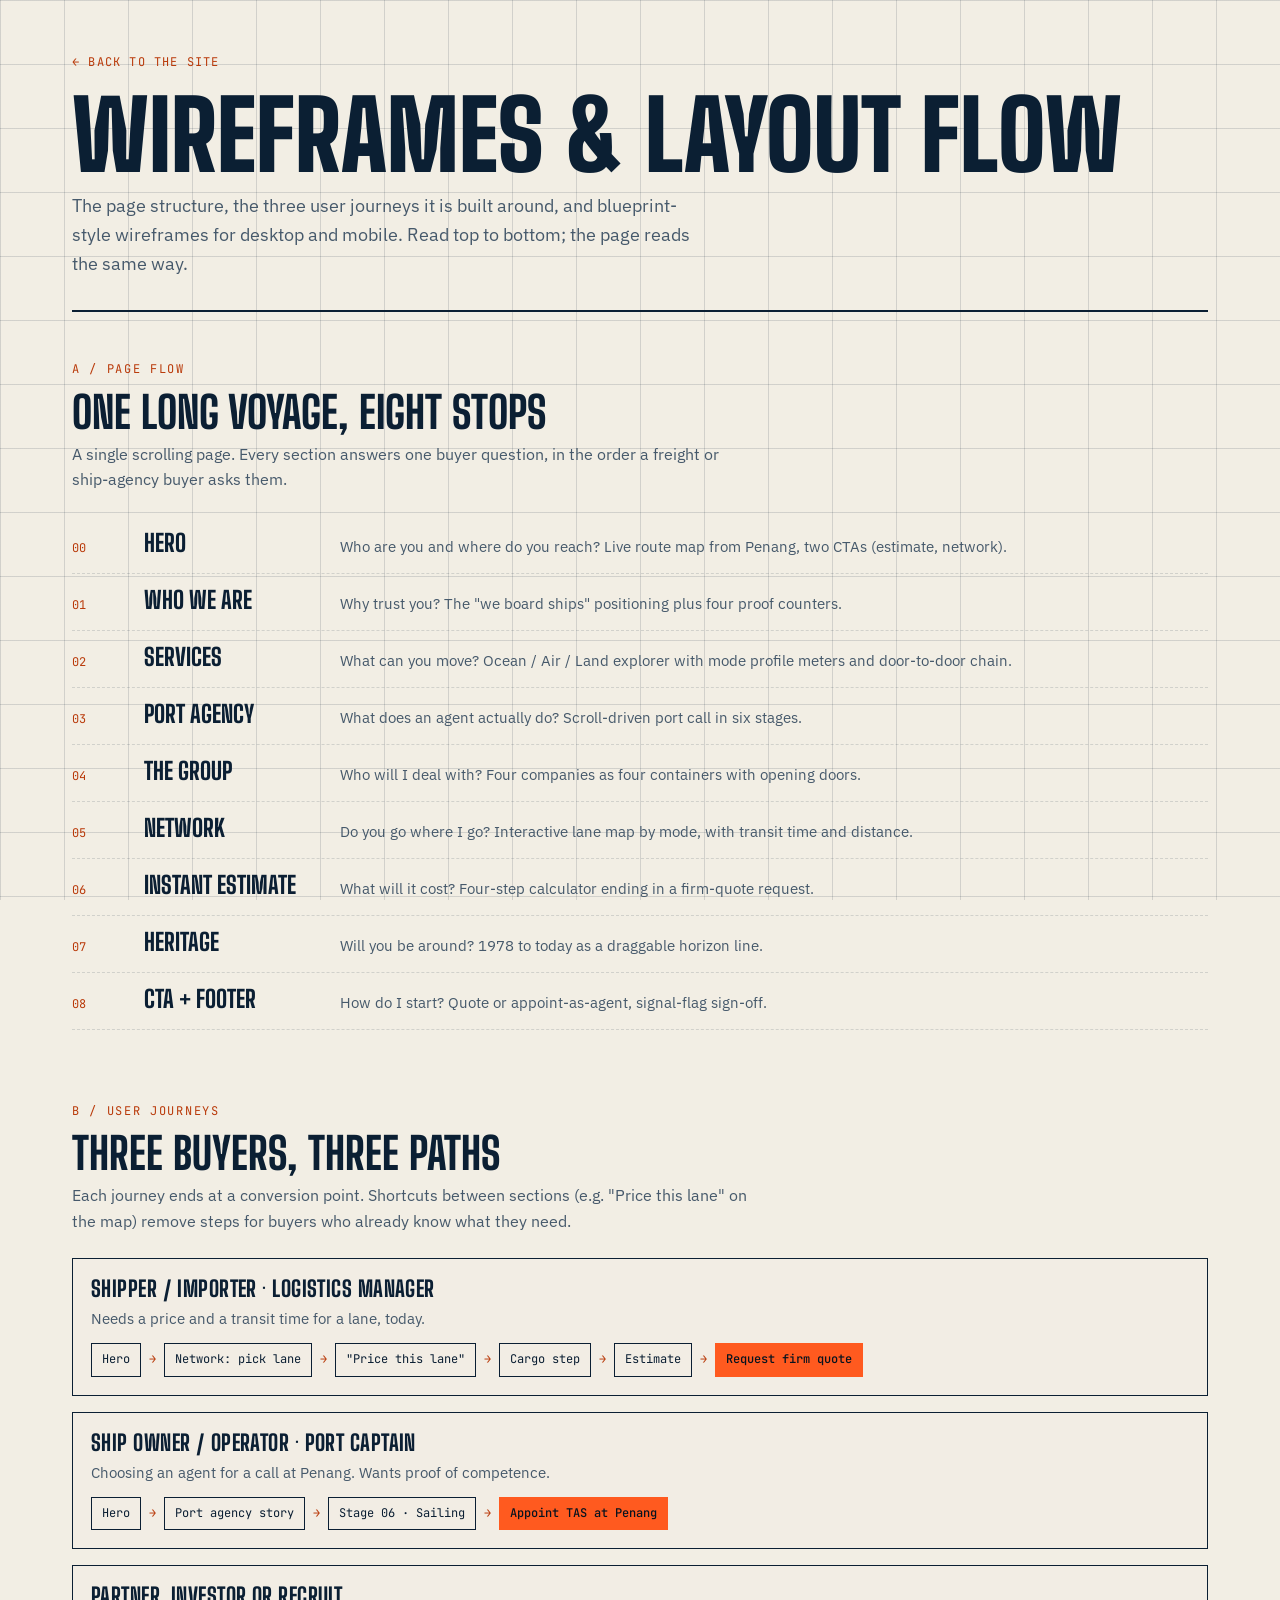
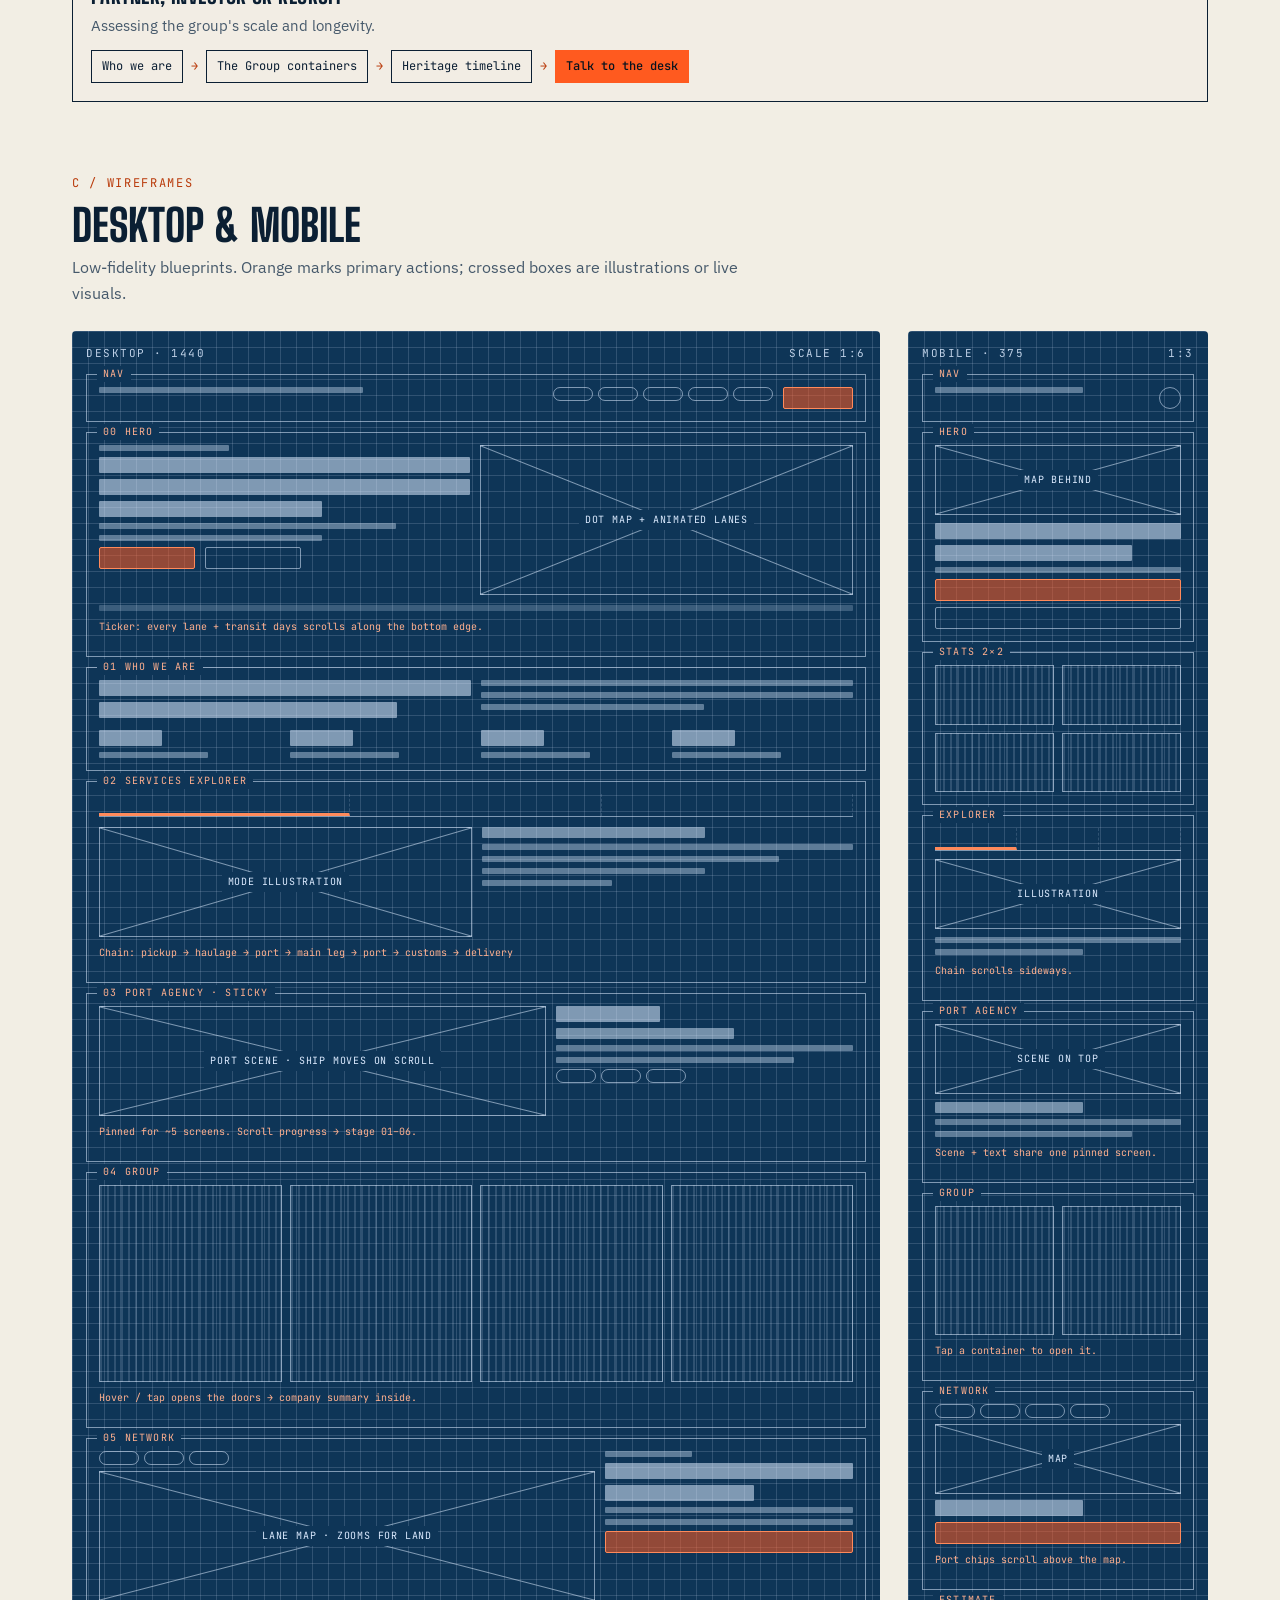
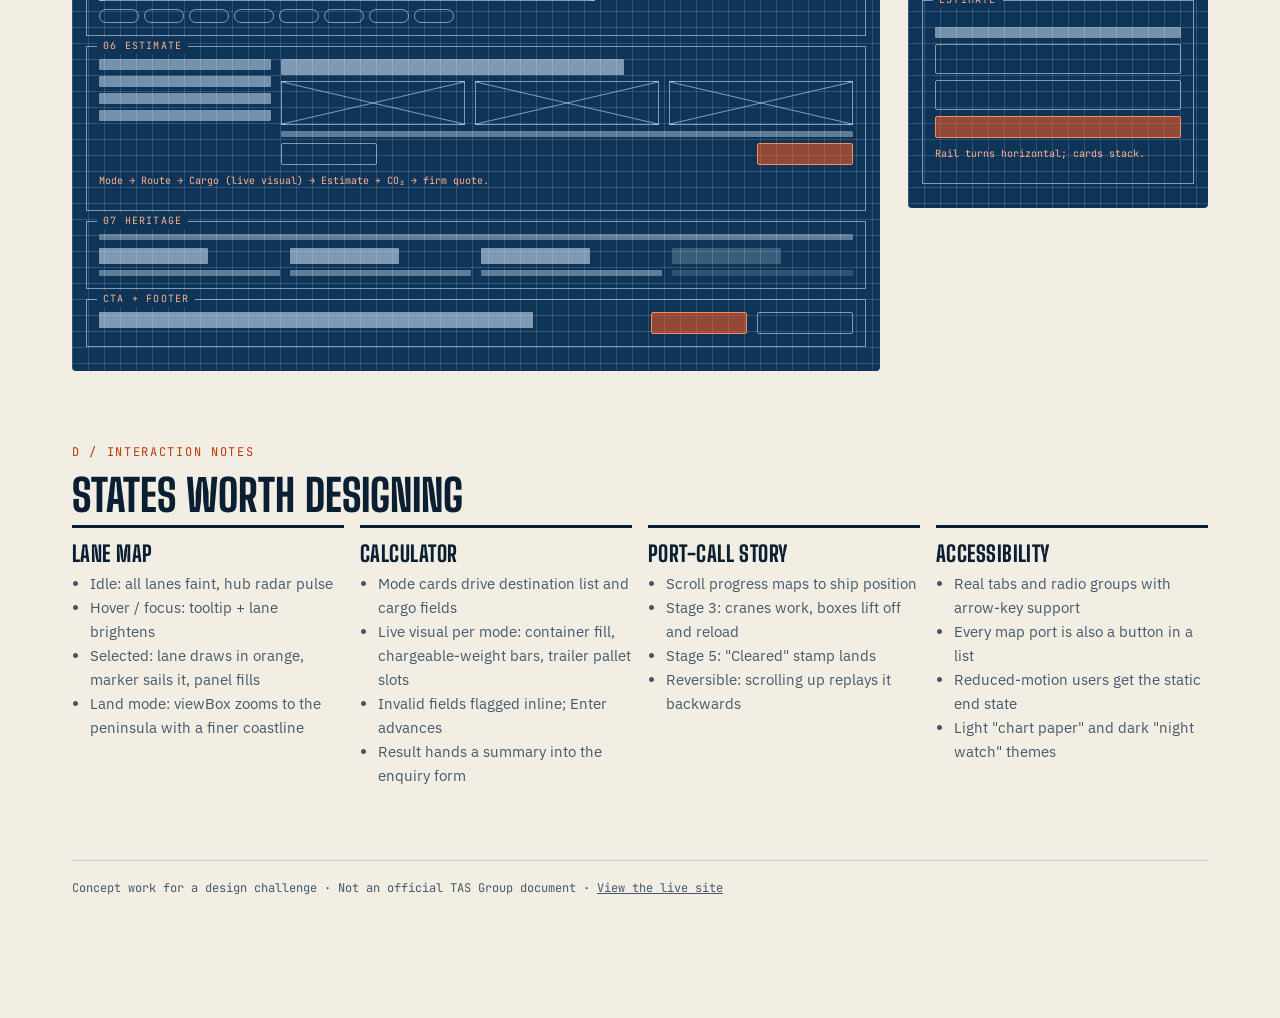
<file: wireframes.html>
<!doctype html>
<html lang="en">
<head>
  <meta charset="utf-8">
  <meta name="viewport" content="width=device-width, initial-scale=1">
  <title>TAS Wireframes &amp; Flow</title>
  <meta name="description" content="Wireframes, layout flow and user journeys for the TAS Group concept site.">
  <link rel="preconnect" href="https://fonts.googleapis.com">
  <link rel="preconnect" href="https://fonts.gstatic.com" crossorigin>
  <link href="https://fonts.googleapis.com/css2?family=Big+Shoulders+Display:wght@700;800;900&family=IBM+Plex+Sans:wght@400;500;600&family=JetBrains+Mono:wght@400;500&display=swap" rel="stylesheet">
  <style>
    :root {
      --paper: #F2EEE4; --ink: #0B1F33; --ink-2: #46596B; --line: rgba(11,31,51,.14);
      --bp: #0E3557; --bp-line: rgba(220,236,255,.55); --bp-faint: rgba(220,236,255,.16); --bp-text: #DCEBFF;
      --orange: #FF5A1F; --accent: #B93A0A;
      --f-d: 'Big Shoulders Display', Impact, sans-serif; --f-b: 'IBM Plex Sans', system-ui, sans-serif; --f-m: 'JetBrains Mono', monospace;
    }
    @media (prefers-color-scheme: dark) { :root:not([data-theme="light"]) { --paper: #0D1A27; --ink: #EAE5D9; --ink-2: #A3B1BE; --line: rgba(234,229,217,.14); --accent: #FF7A45; } }
    :root[data-theme="dark"] { --paper: #0D1A27; --ink: #EAE5D9; --ink-2: #A3B1BE; --line: rgba(234,229,217,.14); --accent: #FF7A45; }
    * { box-sizing: border-box; }
    body { margin: 0; background: var(--paper); color: var(--ink); font: 16px/1.6 var(--f-b);
      background-image: linear-gradient(var(--line) 1px, transparent 1px), linear-gradient(90deg, var(--line) 1px, transparent 1px); background-size: 64px 64px; background-attachment: fixed; }
    .wrap { max-width: 1200px; margin: 0 auto; padding: 0 16px 96px; }
    @media (min-width: 700px) { .wrap { padding: 0 32px 120px; } }
    header { padding: 48px 0 32px; border-bottom: 2px solid var(--ink); margin-bottom: 48px; }
    .back { font-family: var(--f-m); font-size: 12px; letter-spacing: .1em; text-transform: uppercase; color: var(--accent); text-decoration: none; }
    .back:hover { text-decoration: underline; }
    h1 { font: 900 clamp(48px, 8vw, 96px)/.9 var(--f-d); text-transform: uppercase; margin: 18px 0 14px; }
    h2 { font: 800 clamp(30px, 4vw, 44px)/1 var(--f-d); text-transform: uppercase; margin: 0 0 8px; }
    h3 { font: 800 22px/1.1 var(--f-d); text-transform: uppercase; margin: 0 0 6px; letter-spacing: .02em; }
    .lede { max-width: 640px; color: var(--ink-2); font-size: 18px; margin: 0; }
    .label { font-family: var(--f-m); font-size: 12px; letter-spacing: .14em; text-transform: uppercase; color: var(--accent); margin: 0 0 10px; }
    section { margin-bottom: 72px; }
    .sub { color: var(--ink-2); margin: 0 0 24px; max-width: 680px; }

    /* Flow */
    .flow { display: grid; gap: 0; counter-reset: f; }
    .flow li { list-style: none; display: grid; grid-template-columns: 56px 180px 1fr; gap: 16px; align-items: baseline; padding: 14px 0; border-bottom: 1px dashed var(--line); }
    .flow { padding: 0; margin: 0; }
    .flow b { font: 800 24px/1 var(--f-d); text-transform: uppercase; }
    .flow .n { font-family: var(--f-m); font-size: 12px; color: var(--accent); }
    .flow span:last-child { color: var(--ink-2); font-size: 15px; }
    @media (max-width: 640px) { .flow li { grid-template-columns: 40px 1fr; } .flow span:last-child { grid-column: 2; } }

    /* Journeys */
    .journeys { display: grid; gap: 16px; }
    .journey { border: 1.5px solid var(--ink); padding: 18px; background: color-mix(in srgb, var(--paper) 85%, transparent); }
    .journey p { margin: 0 0 12px; color: var(--ink-2); font-size: 15px; }
    .steps { display: flex; flex-wrap: wrap; align-items: center; gap: 8px; padding: 0; margin: 0; }
    .steps li { list-style: none; font-family: var(--f-m); font-size: 12px; padding: 6px 10px; border: 1px solid var(--ink); }
    .steps li.goal { background: var(--orange); border-color: var(--orange); color: #07131F; font-weight: 500; }
    .steps li.arr { border: 0; padding: 0; color: var(--accent); }

    /* Blueprint wireframes */
    .boards { display: grid; grid-template-columns: 1fr 300px; gap: 28px; align-items: start; }
    @media (max-width: 900px) { .boards { grid-template-columns: 1fr; } .board--m { max-width: 340px; } }
    .board { background: var(--bp); color: var(--bp-text); padding: 14px; border-radius: 4px;
      background-image: linear-gradient(var(--bp-faint) 1px, transparent 1px), linear-gradient(90deg, var(--bp-faint) 1px, transparent 1px); background-size: 16px 16px; }
    .board__t { font-family: var(--f-m); font-size: 11px; letter-spacing: .14em; text-transform: uppercase; display: flex; justify-content: space-between; margin-bottom: 12px; opacity: .85; }
    .wf { border: 1.5px solid var(--bp-line); padding: 12px; margin-bottom: 10px; position: relative; }
    .wf__tag { position: absolute; top: -9px; left: 10px; background: var(--bp); padding: 0 6px; font-family: var(--f-m); font-size: 10px; letter-spacing: .12em; text-transform: uppercase; color: #FFB08F; }
    .row { display: flex; gap: 10px; align-items: stretch; }
    .col { flex: 1; display: flex; flex-direction: column; gap: 6px; min-width: 0; }
    .ln { height: 6px; background: var(--bp-line); opacity: .7; border-radius: 1px; }
    .ln--h { height: 16px; opacity: 1; }
    .ln--h2 { height: 11px; opacity: .9; }
    .ln--s { width: 60%; } .ln--xs { width: 35%; } .ln--m { width: 80%; }
    .img { flex: 1; min-height: 60px; border: 1.5px solid var(--bp-line);
      background: linear-gradient(to top right, transparent calc(50% - 1px), var(--bp-line) 50%, transparent calc(50% + 1px)), linear-gradient(to top left, transparent calc(50% - 1px), var(--bp-line) 50%, transparent calc(50% + 1px)); display: grid; place-items: center; }
    .img span { font-family: var(--f-m); font-size: 10px; background: var(--bp); padding: 2px 6px; letter-spacing: .08em; text-transform: uppercase; }
    .btnw { height: 22px; width: 96px; border: 1.5px solid var(--bp-line); border-radius: 2px; }
    .btnw--p { background: rgba(255,90,31,.55); border-color: #FF8A5B; }
    .chips { display: flex; gap: 5px; flex-wrap: wrap; }
    .chips i { display: block; height: 14px; width: 40px; border: 1px solid var(--bp-line); border-radius: 8px; }
    .box4 { display: grid; grid-template-columns: repeat(4, 1fr); gap: 8px; }
    .box4 > div { aspect-ratio: 1 / 1.08; border: 1.5px solid var(--bp-line); background: repeating-linear-gradient(90deg, var(--bp-faint) 0 2px, transparent 2px 7px); }
    .tabs3 { display: grid; grid-template-columns: repeat(3, 1fr); border-bottom: 1.5px solid var(--bp-line); }
    .tabs3 div { height: 22px; border-right: 1px dashed var(--bp-faint); }
    .tabs3 div:first-child { border-bottom: 3px solid #FF8A5B; }
    .ann { font-family: var(--f-m); font-size: 10px; color: #FFB08F; margin-top: 8px; line-height: 1.5; }
    .board--m .box4 { grid-template-columns: 1fr 1fr; }
    .board--m .row { flex-direction: column; }
    .board--m .img { min-height: 70px; }

    /* Notes */
    .notes { display: grid; grid-template-columns: repeat(auto-fit, minmax(260px, 1fr)); gap: 16px; }
    .note { border-top: 3px solid var(--ink); padding-top: 14px; }
    .note p, .note li { color: var(--ink-2); font-size: 15px; }
    .note ul { padding-left: 18px; margin: 0; }
    footer { font-family: var(--f-m); font-size: 12px; color: var(--ink-2); border-top: 1px solid var(--line); padding-top: 18px; }
    a { color: inherit; }
  </style>
</head>
<body>
<div class="wrap">
  <header>
    <a class="back" href="index.html">← Back to the site</a>
    <h1>Wireframes &amp; layout flow</h1>
    <p class="lede">The page structure, the three user journeys it is built around, and blueprint-style wireframes for desktop and mobile. Read top to bottom; the page reads the same way.</p>
  </header>

  <section>
    <p class="label">A / Page flow</p>
    <h2>One long voyage, eight stops</h2>
    <p class="sub">A single scrolling page. Every section answers one buyer question, in the order a freight or ship-agency buyer asks them.</p>
    <ol class="flow">
      <li><span class="n">00</span><b>Hero</b><span>Who are you and where do you reach? Live route map from Penang, two CTAs (estimate, network).</span></li>
      <li><span class="n">01</span><b>Who we are</b><span>Why trust you? The "we board ships" positioning plus four proof counters.</span></li>
      <li><span class="n">02</span><b>Services</b><span>What can you move? Ocean / Air / Land explorer with mode profile meters and door-to-door chain.</span></li>
      <li><span class="n">03</span><b>Port agency</b><span>What does an agent actually do? Scroll-driven port call in six stages.</span></li>
      <li><span class="n">04</span><b>The Group</b><span>Who will I deal with? Four companies as four containers with opening doors.</span></li>
      <li><span class="n">05</span><b>Network</b><span>Do you go where I go? Interactive lane map by mode, with transit time and distance.</span></li>
      <li><span class="n">06</span><b>Instant estimate</b><span>What will it cost? Four-step calculator ending in a firm-quote request.</span></li>
      <li><span class="n">07</span><b>Heritage</b><span>Will you be around? 1978 to today as a draggable horizon line.</span></li>
      <li><span class="n">08</span><b>CTA + footer</b><span>How do I start? Quote or appoint-as-agent, signal-flag sign-off.</span></li>
    </ol>
  </section>

  <section>
    <p class="label">B / User journeys</p>
    <h2>Three buyers, three paths</h2>
    <p class="sub">Each journey ends at a conversion point. Shortcuts between sections (e.g. "Price this lane" on the map) remove steps for buyers who already know what they need.</p>
    <div class="journeys">
      <div class="journey">
        <h3>Shipper / importer · logistics manager</h3>
        <p>Needs a price and a transit time for a lane, today.</p>
        <ol class="steps"><li>Hero</li><li class="arr">→</li><li>Network: pick lane</li><li class="arr">→</li><li>"Price this lane"</li><li class="arr">→</li><li>Cargo step</li><li class="arr">→</li><li>Estimate</li><li class="arr">→</li><li class="goal">Request firm quote</li></ol>
      </div>
      <div class="journey">
        <h3>Ship owner / operator · port captain</h3>
        <p>Choosing an agent for a call at Penang. Wants proof of competence.</p>
        <ol class="steps"><li>Hero</li><li class="arr">→</li><li>Port agency story</li><li class="arr">→</li><li>Stage 06 · Sailing</li><li class="arr">→</li><li class="goal">Appoint TAS at Penang</li></ol>
      </div>
      <div class="journey">
        <h3>Partner, investor or recruit</h3>
        <p>Assessing the group's scale and longevity.</p>
        <ol class="steps"><li>Who we are</li><li class="arr">→</li><li>The Group containers</li><li class="arr">→</li><li>Heritage timeline</li><li class="arr">→</li><li class="goal">Talk to the desk</li></ol>
      </div>
    </div>
  </section>

  <section>
    <p class="label">C / Wireframes</p>
    <h2>Desktop &amp; mobile</h2>
    <p class="sub">Low-fidelity blueprints. Orange marks primary actions; crossed boxes are illustrations or live visuals.</p>
    <div class="boards">
      <div class="board">
        <div class="board__t"><span>Desktop · 1440</span><span>Scale 1:6</span></div>
        <div class="wf"><span class="wf__tag">Nav</span><div class="row"><div class="ln ln--xs"></div><div style="flex:1"></div><div class="chips"><i></i><i></i><i></i><i></i><i></i></div><div class="btnw btnw--p" style="width:70px"></div></div></div>
        <div class="wf"><span class="wf__tag">00 Hero</span><div class="row">
          <div class="col"><div class="ln ln--xs"></div><div class="ln ln--h"></div><div class="ln ln--h"></div><div class="ln ln--h ln--s"></div><div class="ln ln--m"></div><div class="ln ln--s"></div><div class="row"><div class="btnw btnw--p"></div><div class="btnw"></div></div></div>
          <div class="img" style="min-height:150px"><span>Dot map + animated lanes</span></div></div>
          <div class="ln" style="margin-top:10px;opacity:.4"></div><p class="ann">Ticker: every lane + transit days scrolls along the bottom edge.</p></div>
        <div class="wf"><span class="wf__tag">01 Who we are</span><div class="row"><div class="col"><div class="ln ln--h"></div><div class="ln ln--h ln--m"></div></div><div class="col"><div class="ln"></div><div class="ln"></div><div class="ln ln--s"></div></div></div>
          <div class="row" style="margin-top:12px"><div class="col"><div class="ln ln--h ln--xs"></div><div class="ln ln--s"></div></div><div class="col"><div class="ln ln--h ln--xs"></div><div class="ln ln--s"></div></div><div class="col"><div class="ln ln--h ln--xs"></div><div class="ln ln--s"></div></div><div class="col"><div class="ln ln--h ln--xs"></div><div class="ln ln--s"></div></div></div></div>
        <div class="wf"><span class="wf__tag">02 Services explorer</span><div class="tabs3"><div></div><div></div><div></div></div>
          <div class="row" style="margin-top:10px"><div class="img" style="min-height:110px"><span>Mode illustration</span></div><div class="col"><div class="ln ln--h2 ln--s"></div><div class="ln"></div><div class="ln ln--m"></div><div class="ln ln--s"></div><div class="ln ln--xs"></div></div></div>
          <p class="ann">Chain: pickup → haulage → port → main leg → port → customs → delivery</p></div>
        <div class="wf"><span class="wf__tag">03 Port agency · sticky</span><div class="row"><div class="img" style="flex:1.5;min-height:110px"><span>Port scene · ship moves on scroll</span></div><div class="col"><div class="ln ln--h ln--xs"></div><div class="ln ln--h2 ln--s"></div><div class="ln"></div><div class="ln ln--m"></div><div class="chips"><i></i><i></i><i></i></div></div></div><p class="ann">Pinned for ~5 screens. Scroll progress → stage 01–06.</p></div>
        <div class="wf"><span class="wf__tag">04 Group</span><div class="box4"><div></div><div></div><div></div><div></div></div><p class="ann">Hover / tap opens the doors → company summary inside.</p></div>
        <div class="wf"><span class="wf__tag">05 Network</span><div class="row"><div class="col" style="flex:2"><div class="chips"><i></i><i></i><i></i></div><div class="img" style="min-height:130px"><span>Lane map · zooms for land</span></div></div><div class="col"><div class="ln ln--xs"></div><div class="ln ln--h"></div><div class="ln ln--h ln--s"></div><div class="ln"></div><div class="ln"></div><div class="btnw btnw--p" style="width:100%"></div></div></div>
          <div class="chips" style="margin-top:8px"><i></i><i></i><i></i><i></i><i></i><i></i><i></i><i></i></div></div>
        <div class="wf"><span class="wf__tag">06 Estimate</span><div class="row"><div class="col" style="flex:.3"><div class="ln ln--h2"></div><div class="ln ln--h2"></div><div class="ln ln--h2"></div><div class="ln ln--h2"></div></div><div class="col"><div class="ln ln--h ln--s"></div><div class="row"><div class="img" style="min-height:44px"></div><div class="img" style="min-height:44px"></div><div class="img" style="min-height:44px"></div></div><div class="ln"></div><div class="row"><div class="btnw"></div><div style="flex:1"></div><div class="btnw btnw--p"></div></div></div></div><p class="ann">Mode → Route → Cargo (live visual) → Estimate + CO₂ → firm quote.</p></div>
        <div class="wf"><span class="wf__tag">07 Heritage</span><div class="ln" style="margin-bottom:8px"></div><div class="row"><div class="col"><div class="ln ln--h ln--s"></div><div class="ln"></div></div><div class="col"><div class="ln ln--h ln--s"></div><div class="ln"></div></div><div class="col"><div class="ln ln--h ln--s"></div><div class="ln"></div></div><div class="col" style="opacity:.4"><div class="ln ln--h ln--s"></div><div class="ln"></div></div></div></div>
        <div class="wf"><span class="wf__tag">CTA + footer</span><div class="row"><div class="col"><div class="ln ln--h ln--m"></div></div><div class="btnw btnw--p"></div><div class="btnw"></div></div></div>
      </div>

      <div class="board board--m">
        <div class="board__t"><span>Mobile · 375</span><span>1:3</span></div>
        <div class="wf"><span class="wf__tag">Nav</span><div class="row" style="flex-direction:row"><div class="ln ln--s"></div><div style="flex:1"></div><div class="btnw" style="width:22px;border-radius:50%"></div></div></div>
        <div class="wf"><span class="wf__tag">Hero</span><div class="img" style="min-height:70px"><span>Map behind</span></div><div class="col" style="margin-top:8px"><div class="ln ln--h"></div><div class="ln ln--h ln--m"></div><div class="ln"></div><div class="btnw btnw--p" style="width:100%"></div><div class="btnw" style="width:100%"></div></div></div>
        <div class="wf"><span class="wf__tag">Stats 2×2</span><div class="box4" style="grid-template-columns:1fr 1fr"><div style="aspect-ratio:2/1"></div><div style="aspect-ratio:2/1"></div><div style="aspect-ratio:2/1"></div><div style="aspect-ratio:2/1"></div></div></div>
        <div class="wf"><span class="wf__tag">Explorer</span><div class="tabs3"><div></div><div></div><div></div></div><div class="img" style="margin-top:8px"><span>Illustration</span></div><div class="col" style="margin-top:8px"><div class="ln"></div><div class="ln ln--s"></div></div><p class="ann">Chain scrolls sideways.</p></div>
        <div class="wf"><span class="wf__tag">Port agency</span><div class="img"><span>Scene on top</span></div><div class="col" style="margin-top:8px"><div class="ln ln--h2 ln--s"></div><div class="ln"></div><div class="ln ln--m"></div></div><p class="ann">Scene + text share one pinned screen.</p></div>
        <div class="wf"><span class="wf__tag">Group</span><div class="box4"><div></div><div></div></div><p class="ann">Tap a container to open it.</p></div>
        <div class="wf"><span class="wf__tag">Network</span><div class="chips"><i></i><i></i><i></i><i></i></div><div class="img" style="margin-top:6px"><span>Map</span></div><div class="col" style="margin-top:6px"><div class="ln ln--h ln--s"></div><div class="btnw btnw--p" style="width:100%"></div></div><p class="ann">Port chips scroll above the map.</p></div>
        <div class="wf"><span class="wf__tag">Estimate</span><div class="row" style="flex-direction:row"><div class="ln"></div><div class="ln"></div><div class="ln"></div><div class="ln"></div></div><div class="col" style="margin-top:8px"><div class="ln ln--h2"></div><div class="btnw" style="width:100%;height:30px"></div><div class="btnw" style="width:100%;height:30px"></div><div class="btnw btnw--p" style="width:100%"></div></div><p class="ann">Rail turns horizontal; cards stack.</p></div>
      </div>
    </div>
  </section>

  <section>
    <p class="label">D / Interaction notes</p>
    <h2>States worth designing</h2>
    <div class="notes">
      <div class="note"><h3>Lane map</h3><ul><li>Idle: all lanes faint, hub radar pulse</li><li>Hover / focus: tooltip + lane brightens</li><li>Selected: lane draws in orange, marker sails it, panel fills</li><li>Land mode: viewBox zooms to the peninsula with a finer coastline</li></ul></div>
      <div class="note"><h3>Calculator</h3><ul><li>Mode cards drive destination list and cargo fields</li><li>Live visual per mode: container fill, chargeable-weight bars, trailer pallet slots</li><li>Invalid fields flagged inline; Enter advances</li><li>Result hands a summary into the enquiry form</li></ul></div>
      <div class="note"><h3>Port-call story</h3><ul><li>Scroll progress maps to ship position</li><li>Stage 3: cranes work, boxes lift off and reload</li><li>Stage 5: "Cleared" stamp lands</li><li>Reversible: scrolling up replays it backwards</li></ul></div>
      <div class="note"><h3>Accessibility</h3><ul><li>Real tabs and radio groups with arrow-key support</li><li>Every map port is also a button in a list</li><li>Reduced-motion users get the static end state</li><li>Light "chart paper" and dark "night watch" themes</li></ul></div>
    </div>
  </section>

  <footer>Concept work for a design challenge · Not an official TAS Group document · <a href="index.html">View the live site</a></footer>
</div>
</body>
</html>
</file>
<file: css/style.css>
/* =========================================================
   TAS Group — concept site
   Nautical-industrial system: chart paper, signal orange, Strait navy.
   ========================================================= */

:root {
  /* Fixed brand colours */
  --navy-900: #07131F;
  --navy-800: #0B1F33;
  --navy-700: #12304B;
  --navy-600: #1B4263;
  --orange: #FF5A1F;
  --orange-d: #C83F0C;
  --teal: #1F7A7A;
  --teal-b: #2BB3A8;
  --steel: #5B6B7A;
  --oxide: #9E3B26;
  --on-dark: #EAE5D9;
  --on-dark-2: #9FB0BF;
  --line-dark: rgba(234, 229, 217, .12);
  --line-dark-2: rgba(234, 229, 217, .26);

  /* Themeable (light = chart paper) */
  --paper: #F2EEE4;
  --paper-2: #E8E2D4;
  --card: #FBF9F4;
  --field: #FFFFFF;
  --ink: #0B1F33;
  --ink-2: #46596B;
  --line: rgba(11, 31, 51, .14);
  --line-strong: rgba(11, 31, 51, .34);
  --accent-text: #B93A0A;
  --accent-display: #D9480F;
  --shadow-hard: #0B1F33;
  --grid-line: rgba(11, 31, 51, .055);

  /* Type */
  --f-display: 'Big Shoulders Display', 'Big Shoulders', 'Oswald', Impact, sans-serif;
  --f-body: 'IBM Plex Sans', system-ui, -apple-system, 'Segoe UI', sans-serif;
  --f-mono: 'JetBrains Mono', ui-monospace, 'SFMono-Regular', Menlo, monospace;
  --f-stencil: 'Saira Stencil One', var(--f-display);

  --ease: cubic-bezier(.2, .8, .2, 1);
  --ease-spring: cubic-bezier(.34, 1.56, .64, 1);
  --nav-h: 72px;
  --gutter: clamp(16px, 4vw, 40px);
}

:root[data-theme="dark"] {
  --paper: #0D1A27;
  --paper-2: #102131;
  --card: #13283B;
  --field: #0B1D2C;
  --ink: #EAE5D9;
  --ink-2: #A3B1BE;
  --line: rgba(234, 229, 217, .12);
  --line-strong: rgba(234, 229, 217, .3);
  --accent-text: #FF7A45;
  --accent-display: #FF5A1F;
  --shadow-hard: #FF5A1F;
  --grid-line: rgba(234, 229, 217, .035);
}

/* ---------- Base ---------- */
*, *::before, *::after { box-sizing: border-box; }
html { scroll-behavior: smooth; scroll-padding-top: calc(var(--nav-h) + 8px); -webkit-text-size-adjust: 100%; }
body {
  margin: 0;
  font-family: var(--f-body);
  font-size: 17px;
  line-height: 1.6;
  color: var(--ink);
  background: var(--navy-900);
  -webkit-font-smoothing: antialiased;
  overflow-x: hidden;
}
img, svg { display: block; max-width: 100%; }
a { color: inherit; }
button { font: inherit; color: inherit; }
h1, h2, h3, h4 { margin: 0; }
p { margin: 0 0 1em; }
ul, ol { margin: 0; padding: 0; list-style: none; }
dl, dd { margin: 0; }
fieldset { border: 0; margin: 0; padding: 0; min-width: 0; }
::selection { background: var(--orange); color: var(--navy-900); }

.container { width: 100%; max-width: 1240px; margin: 0 auto; padding: 0 var(--gutter); }
.visually-hidden { position: absolute !important; width: 1px; height: 1px; overflow: hidden; clip: rect(0 0 0 0); white-space: nowrap; }

.ico { width: 1.15em; height: 1.15em; fill: none; stroke: currentColor; stroke-width: 1.7; stroke-linecap: round; stroke-linejoin: round; flex: none; }
.ico--lg { width: 34px; height: 34px; stroke-width: 1.4; }

:focus-visible { outline: 2px solid var(--orange); outline-offset: 3px; }

.skip { position: fixed; left: 16px; top: -60px; z-index: 200; background: var(--orange); color: var(--navy-900); padding: 10px 16px; font-weight: 600; text-decoration: none; transition: top .2s; }
.skip:focus { top: 12px; }

/* ---------- Type helpers ---------- */
.display {
  font-family: var(--f-display);
  font-weight: 800;
  text-transform: uppercase;
  line-height: .92;
  letter-spacing: -.005em;
  font-size: clamp(44px, 6.4vw, 92px);
}
.display--light { color: var(--on-dark); }
.accent { color: var(--accent-display); }
.network .accent, .cta .accent, .vessel .accent { color: var(--orange); }
.display em { font-style: normal; color: var(--accent-display); }

.label, .eyebrow {
  font-family: var(--f-mono);
  font-size: 12px;
  letter-spacing: .14em;
  text-transform: uppercase;
  color: var(--accent-text);
  margin-bottom: 18px;
  display: flex; align-items: center; gap: 10px;
}
.label::before { content: ''; width: 28px; height: 2px; background: currentColor; }
.label--light, .eyebrow--light { color: var(--orange); }

.sec-head { margin-bottom: clamp(36px, 5vw, 64px); max-width: 820px; }
.sec-head--split { max-width: none; display: flex; justify-content: space-between; align-items: flex-end; gap: 24px; flex-wrap: wrap; }
.sec-head__lede { margin-top: 20px; font-size: 19px; color: var(--ink-2); max-width: 560px; }

/* ---------- Buttons ---------- */
.btn {
  --b-bg: transparent; --b-fg: currentColor; --b-sh: transparent;
  display: inline-flex; align-items: center; justify-content: center; gap: .55em;
  padding: 13px 22px;
  font-family: var(--f-body); font-weight: 600; font-size: 15px; letter-spacing: .01em;
  text-decoration: none; cursor: pointer;
  background: var(--b-bg); color: var(--b-fg);
  border: 1.5px solid transparent; border-radius: 3px;
  box-shadow: 0 4px 0 var(--b-sh);
  transition: transform .15s var(--ease), box-shadow .15s var(--ease), background .2s, border-color .2s, color .2s;
  user-select: none;
}
.btn .ico { transition: transform .25s var(--ease); }
.btn:hover .ico { transform: translateX(3px); }
.btn:active { transform: translateY(3px); box-shadow: 0 1px 0 var(--b-sh); }
.btn--primary { --b-bg: var(--orange); --b-fg: var(--navy-900); --b-sh: var(--orange-d); }
.btn--primary:hover { --b-bg: #FF6E39; }
.btn--ghost { --b-fg: var(--on-dark); border-color: var(--line-dark-2); box-shadow: none; }
.btn--ghost:hover { border-color: var(--orange); color: #fff; }
.btn--line { --b-fg: var(--ink); border-color: var(--line-strong); box-shadow: none; }
.btn--line:hover:not(:disabled) { border-color: var(--ink); }
.btn:disabled { opacity: .35; cursor: not-allowed; }
.btn--sm { padding: 9px 16px; font-size: 14px; }
.btn--lg { padding: 16px 26px; font-size: 16px; }
.btn--block { width: 100%; }

.roundbtn {
  width: 48px; height: 48px; border-radius: 50%;
  display: grid; place-items: center;
  border: 1.5px solid var(--line-strong); background: transparent; color: var(--ink);
  cursor: pointer; transition: background .2s, color .2s, transform .15s, border-color .2s;
}
.roundbtn:hover { background: var(--ink); color: var(--paper); border-color: var(--ink); }
.roundbtn:active { transform: scale(.92); }
.roundbtn--sm { width: 38px; height: 38px; }

.tags { display: flex; flex-wrap: wrap; gap: 6px; margin-top: 14px; }
.tags li { font-family: var(--f-mono); font-size: 11px; letter-spacing: .06em; text-transform: uppercase; padding: 4px 8px; border: 1px solid currentColor; opacity: .8; }
.tags--light li { border-color: rgba(234, 229, 217, .4); color: var(--on-dark); }

/* ---------- Reveal ---------- */
.js [data-reveal] { opacity: 0; transform: translateY(28px); transition: opacity .8s var(--ease), transform .8s var(--ease); }
.js [data-reveal].is-in { opacity: 1; transform: none; }

/* ---------- Sections ---------- */
.sec-paper {
  background-color: var(--paper);
  background-image:
    linear-gradient(var(--grid-line) 1px, transparent 1px),
    linear-gradient(90deg, var(--grid-line) 1px, transparent 1px);
  background-size: 64px 64px;
  color: var(--ink);
  padding: clamp(80px, 11vw, 150px) 0;
  transition: background-color .4s, color .4s;
}
.sec-paper--alt { background-color: var(--paper-2); }

/* =========================================================
   NAV
   ========================================================= */
.nav {
  position: fixed; inset: 0 0 auto; z-index: 100;
  height: var(--nav-h);
  color: var(--on-dark);
  transition: background .35s, border-color .35s, transform .35s var(--ease);
  border-bottom: 1px solid transparent;
}
.nav.is-scrolled { background: rgba(7, 19, 31, .86); backdrop-filter: blur(14px); -webkit-backdrop-filter: blur(14px); border-color: var(--line-dark); }
.nav.is-hidden { transform: translateY(-100%); }
.nav__inner { height: 100%; display: flex; align-items: center; gap: 24px; }

.brand { display: inline-flex; align-items: center; gap: 10px; text-decoration: none; color: var(--on-dark); }
.brand__mark { width: 34px; height: 34px; color: var(--on-dark); transition: transform .6s var(--ease); }
.brand__mark .plimsoll-line { fill: var(--orange); }
.brand:hover .brand__mark { transform: rotate(-12deg); }
.brand__word { font-family: var(--f-display); font-weight: 900; font-size: 28px; letter-spacing: .02em; line-height: 1; text-transform: uppercase; }
.brand__word span { font-weight: 600; color: var(--on-dark-2); margin-left: 4px; }
.brand__est { font-family: var(--f-mono); font-size: 10px; letter-spacing: .14em; text-transform: uppercase; color: var(--on-dark-2); border-left: 1px solid var(--line-dark-2); padding-left: 10px; margin-left: 2px; }

.nav__links { display: flex; gap: 4px; margin-left: auto; }
.nav__links a { text-decoration: none; font-size: 14px; font-weight: 500; padding: 8px 12px; border-radius: 3px; position: relative; color: var(--on-dark-2); transition: color .2s; }
.nav__links a::after { content: ''; position: absolute; left: 12px; right: 12px; bottom: 3px; height: 2px; background: var(--orange); transform: scaleX(0); transform-origin: left; transition: transform .3s var(--ease); }
.nav__links a:hover, .nav__links a.is-current { color: var(--on-dark); }
.nav__links a:hover::after, .nav__links a.is-current::after { transform: scaleX(1); }
.nav__links .nav__mobile-cta { display: none; }

.nav__actions { display: flex; align-items: center; gap: 10px; }
.theme-toggle {
  display: inline-flex; align-items: center; gap: 8px;
  height: 38px; padding: 0 12px;
  border: 1px solid var(--line-dark-2); border-radius: 40px;
  background: transparent; color: var(--on-dark-2); cursor: pointer;
  font-family: var(--f-mono); font-size: 11px; letter-spacing: .08em; text-transform: uppercase;
  transition: color .2s, border-color .2s;
}
.theme-toggle:hover { color: var(--on-dark); border-color: var(--orange); }
.theme-toggle .ico--sun { display: none; }
[data-theme="dark"] .theme-toggle .ico--sun { display: block; color: var(--orange); }
[data-theme="dark"] .theme-toggle .ico--moon { display: none; }

.burger { display: none; width: 42px; height: 42px; border: 1px solid var(--line-dark-2); border-radius: 50%; background: transparent; cursor: pointer; position: relative; }
.burger span { position: absolute; left: 12px; right: 12px; height: 2px; background: var(--on-dark); transition: transform .3s var(--ease), top .3s var(--ease); }
.burger span:first-child { top: 16px; }
.burger span:last-child { top: 23px; }
.burger[aria-expanded="true"] span:first-child { top: 20px; transform: rotate(45deg); }
.burger[aria-expanded="true"] span:last-child { top: 20px; transform: rotate(-45deg); }

@media (max-width: 1080px) { .theme-toggle__label, .brand__est { display: none; } }
@media (max-width: 960px) {
  .burger { display: block; }
  .nav__cta { display: none; }
  .nav__links {
    position: fixed; inset: var(--nav-h) 0 0 0; z-index: -1;
    flex-direction: column; gap: 0; padding: 24px var(--gutter);
    background: var(--navy-900);
    transform: translateY(-8px); opacity: 0; visibility: hidden;
    transition: opacity .3s, transform .3s var(--ease), visibility 0s .3s;
  }
  .nav.is-open .nav__links { opacity: 1; transform: none; visibility: visible; transition: opacity .3s, transform .3s var(--ease); }
  .nav.is-open { background: var(--navy-900); }
  .nav__links a { font-family: var(--f-display); font-weight: 800; text-transform: uppercase; font-size: 40px; line-height: 1.1; padding: 12px 0; color: var(--on-dark); border-bottom: 1px solid var(--line-dark); }
  .nav__links a::after { display: none; }
  .nav__links .nav__mobile-cta { display: inline-flex; margin-top: 28px; font-family: var(--f-body); font-size: 16px; text-transform: none; padding: 16px; border: 0; color: var(--navy-900); }
}

/* =========================================================
   HERO
   ========================================================= */
.hero {
  position: relative; overflow: hidden;
  min-height: 100vh; min-height: 100svh;
  display: flex; flex-direction: column; justify-content: center;
  background: radial-gradient(120% 90% at 75% 40%, var(--navy-700) 0%, var(--navy-800) 45%, var(--navy-900) 100%);
  color: var(--on-dark);
  padding: calc(var(--nav-h) + 40px) 0 110px;
}
.hero__grid {
  position: absolute; inset: 0;
  background-image:
    linear-gradient(rgba(234, 229, 217, .05) 1px, transparent 1px),
    linear-gradient(90deg, rgba(234, 229, 217, .05) 1px, transparent 1px);
  background-size: 80px 80px;
  mask-image: radial-gradient(ellipse at 70% 45%, #000 20%, transparent 75%);
  -webkit-mask-image: radial-gradient(ellipse at 70% 45%, #000 20%, transparent 75%);
}
.hero__map {
  position: absolute; top: 0; bottom: 0; right: -6%; width: 78%;
  mask-image: linear-gradient(90deg, transparent 0%, #000 30%, #000 85%, transparent 100%);
  -webkit-mask-image: linear-gradient(90deg, transparent 0%, #000 30%, #000 85%, transparent 100%);
}
.hero__map svg { width: 100%; height: 100%; }
.hero__inner { position: relative; z-index: 2; }
.hero::after { content: ''; position: absolute; inset: 0; z-index: 1; pointer-events: none; background: linear-gradient(90deg, rgba(7,19,31,.75) 0%, rgba(7,19,31,.35) 40%, transparent 65%); }
.ticker { z-index: 3; }

.pulse-dot { width: 8px; height: 8px; border-radius: 50%; background: var(--orange); box-shadow: 0 0 0 0 rgba(255, 90, 31, .6); animation: pulse 2s infinite; }
@keyframes pulse { 70% { box-shadow: 0 0 0 10px rgba(255, 90, 31, 0); } 100% { box-shadow: 0 0 0 0 rgba(255, 90, 31, 0); } }

.hero__title {
  font-family: var(--f-display); font-weight: 900; text-transform: uppercase;
  font-size: clamp(54px, 9.4vw, 148px); line-height: .86; letter-spacing: -.01em;
  margin-bottom: 28px;
}
.hero__title .line { display: block; overflow: hidden; padding-bottom: .04em; }
.hero__title .line > span { display: inline-block; transform: translateY(105%); animation: rise 1s var(--ease) forwards; }
.hero__title .line:nth-child(2) > span { animation-delay: .12s; }
.hero__title .line:nth-child(3) > span { animation-delay: .24s; }
.hero__title .line--accent { color: var(--orange); }
@keyframes rise { to { transform: none; } }

.hero__lede { max-width: 540px; font-size: clamp(17px, 1.5vw, 19px); color: var(--on-dark-2); opacity: 0; animation: fade .9s .5s var(--ease) forwards; }
.hero__ctas { display: flex; flex-wrap: wrap; gap: 12px; margin-top: 32px; opacity: 0; animation: fade .9s .65s var(--ease) forwards; }
@keyframes fade { from { opacity: 0; transform: translateY(14px); } to { opacity: 1; transform: none; } }

.hero__meta { display: flex; gap: clamp(20px, 4vw, 48px); margin-top: 56px; padding-top: 22px; border-top: 1px solid var(--line-dark); max-width: 620px; opacity: 0; animation: fade .9s .8s var(--ease) forwards; }
.hero__meta dt { font-family: var(--f-mono); font-size: 11px; letter-spacing: .12em; text-transform: uppercase; color: var(--on-dark-2); }
.hero__meta dd { font-family: var(--f-display); font-weight: 800; font-size: 30px; text-transform: uppercase; }

/* Hero map elements */
.h-route { fill: none; stroke: var(--teal-b); stroke-width: 1.1; stroke-opacity: .5; stroke-dasharray: 3 5; animation: flow 18s linear infinite; vector-effect: non-scaling-stroke; }
@keyframes flow { to { stroke-dashoffset: -400; } }
.h-port { fill: var(--on-dark); opacity: .75; }
.h-ship { fill: var(--orange); }
.hub-core { fill: var(--orange); }
.hub-ring { fill: none; stroke: var(--orange); stroke-width: 1.2; transform-box: fill-box; transform-origin: center; animation: radar 3s var(--ease) infinite; vector-effect: non-scaling-stroke; }
.hub-ring:nth-child(2) { animation-delay: 1s; }
.hub-ring:nth-child(3) { animation-delay: 2s; }
@keyframes radar { from { transform: scale(.3); opacity: 1; } to { transform: scale(3.4); opacity: 0; } }
.hub-label { font-family: var(--f-mono); fill: var(--on-dark); letter-spacing: .1em; }

/* Ticker */
.ticker { position: absolute; left: 0; right: 0; bottom: 0; z-index: 2; border-top: 1px solid var(--line-dark); background: rgba(7, 19, 31, .6); backdrop-filter: blur(6px); overflow: hidden; }
.ticker__track { display: flex; width: max-content; animation: marquee 70s linear infinite; }
.ticker__track span { font-family: var(--f-mono); font-size: 12px; letter-spacing: .08em; color: var(--on-dark-2); padding: 14px 26px; border-right: 1px solid var(--line-dark); white-space: nowrap; }
.ticker__track b { color: var(--on-dark); font-weight: 500; }
.ticker__track em { font-style: normal; color: var(--orange); }
@keyframes marquee { to { transform: translateX(-50%); } }

@media (max-width: 760px) {
  .hero { justify-content: flex-end; padding-bottom: 90px; }
  .hero__map { left: -84%; right: auto; width: 200%; top: 0; bottom: 42%; opacity: .9; mask-image: radial-gradient(ellipse at 50% 50%, #000 30%, transparent 72%); -webkit-mask-image: radial-gradient(ellipse at 50% 50%, #000 30%, transparent 72%); }
  .hero::after { background: linear-gradient(180deg, rgba(7,19,31,.1) 0%, rgba(7,19,31,.55) 40%, rgba(7,19,31,.85) 75%); }
  .hero__meta { margin-top: 36px; }
  .hero__meta dd { font-size: 22px; }
  .hero__ctas .btn { flex: 1 1 auto; }
}

/* =========================================================
   INTRO
   ========================================================= */
.intro__grid { display: grid; grid-template-columns: 1.3fr 1fr; gap: clamp(32px, 6vw, 96px); align-items: end; }
.intro__title { font-size: clamp(42px, 5.6vw, 80px); }
.intro__body { color: var(--ink-2); font-size: 18px; }
.stats { display: grid; grid-template-columns: repeat(4, 1fr); margin-top: clamp(56px, 8vw, 100px); border-top: 2px solid var(--ink); }
.stat { padding: 24px 20px 0 0; border-right: 1px solid var(--line); display: grid; grid-template-columns: auto 1fr; align-items: baseline; column-gap: 6px; }
.stat + .stat { padding-left: 24px; }
.stat:last-child { border-right: 0; }
.stat__num { font-family: var(--f-display); font-weight: 900; font-size: clamp(64px, 8vw, 120px); line-height: .9; font-variant-numeric: tabular-nums; }
.stat__unit { font-family: var(--f-mono); font-size: 14px; color: var(--accent-text); }
.stat__label { grid-column: 1 / -1; margin-top: 10px; font-size: 15px; color: var(--ink-2); }
@media (max-width: 860px) {
  .intro__grid { grid-template-columns: 1fr; }
  .stats { grid-template-columns: 1fr 1fr; }
  .stat { padding: 22px 12px 22px 0 !important; border-bottom: 1px solid var(--line); }
  .stat:nth-child(2n) { border-right: 0; padding-left: 16px !important; }
}

/* =========================================================
   EXPLORER
   ========================================================= */
.explorer__tabs { position: relative; display: grid; grid-template-columns: repeat(3, 1fr); border-bottom: 1px solid var(--line-strong); }
.mtab {
  display: grid; grid-template-columns: auto 1fr; grid-template-rows: auto auto; column-gap: 14px; align-items: center; text-align: left;
  padding: 18px 16px 20px 4px; background: none; border: 0; cursor: pointer; color: var(--ink-2);
  transition: color .25s;
}
.mtab .ico { grid-row: 1 / 3; width: 30px; height: 30px; stroke-width: 1.4; transition: transform .4s var(--ease-spring); }
.mtab__t { font-family: var(--f-display); font-weight: 800; font-size: 32px; text-transform: uppercase; line-height: 1; }
.mtab__s { font-family: var(--f-mono); font-size: 11px; letter-spacing: .06em; text-transform: uppercase; }
.mtab:hover { color: var(--ink); }
.mtab:hover .ico { transform: translateY(-3px) rotate(-6deg); }
.mtab.is-active { color: var(--ink); }
.mtab.is-active .ico { color: var(--accent-display); }
.explorer__ink { position: absolute; bottom: -2px; left: 0; height: 4px; background: var(--orange); transition: transform .5s var(--ease), width .5s var(--ease); }

.explorer__body { display: grid; grid-template-columns: 1.15fr 1fr; gap: clamp(28px, 4vw, 56px); margin-top: 36px; align-items: stretch; }
.explorer__stage { position: relative; background: var(--navy-800); border-radius: 4px; overflow: hidden; min-height: 360px; color: var(--on-dark); }
.stage-grid { position: absolute; inset: 0; background-image: linear-gradient(rgba(234,229,217,.06) 1px, transparent 1px), linear-gradient(90deg, rgba(234,229,217,.06) 1px, transparent 1px); background-size: 40px 40px; }
.stage-caption { position: absolute; left: 18px; bottom: 6px; font-family: var(--f-mono); font-size: 11px; letter-spacing: .1em; text-transform: uppercase; color: var(--on-dark-2); }
.illo { position: absolute; inset: 8% 4% 12%; width: 92%; height: 80%; opacity: 0; transform: translateX(40px) scale(.96); transition: opacity .5s var(--ease), transform .7s var(--ease); }
.illo.is-active { opacity: 1; transform: none; }
.illo.is-leaving { opacity: 0; transform: translateX(-40px) scale(.96); }
.illo__float { animation: bob 4s ease-in-out infinite; }
@keyframes bob { 50% { transform: translateY(-4px) rotate(-.4deg); } }
.illo .hull { fill: #DCE3E8; }
.illo .boot { fill: var(--oxide); }
.illo .house { fill: var(--on-dark); }
.illo .win { fill: var(--navy-700); }
.illo .funnel { fill: var(--orange); }
.illo .c1 { fill: var(--orange); } .illo .c2 { fill: var(--teal-b); } .illo .c3 { fill: var(--steel); } .illo .c4 { fill: #C9B79C; }
.illo .boxes rect { stroke: var(--navy-800); stroke-width: 1.5; }
.illo .waves path { fill: none; stroke: var(--teal-b); stroke-width: 2; opacity: .6; animation: wave 3s linear infinite; }
.illo .waves path + path { opacity: .3; animation-duration: 4.5s; }
@keyframes wave { to { transform: translateX(-40px); } }
.illo .tail { fill: var(--orange); }
.illo .fuse { fill: #DCE3E8; }
.illo .wing { fill: var(--steel); }
.illo .engine { fill: var(--navy-600); }
.illo .door { fill: none; stroke: var(--orange); stroke-width: 2; stroke-dasharray: 4 3; }
.illo .cock { fill: var(--navy-700); }
.illo .clouds path { stroke: rgba(234,229,217,.25); stroke-width: 3; stroke-linecap: round; animation: wave 2.4s linear infinite; }
.illo .trailer { fill: var(--orange); }
.illo .ribs path { stroke: rgba(7,19,31,.18); stroke-width: 3; }
.illo .stencil { font-family: var(--f-stencil); font-size: 22px; fill: var(--navy-900); }
.illo .cab { fill: var(--teal-b); }
.illo .glass { fill: var(--navy-900); }
.illo .chassis { fill: var(--navy-900); }
.illo .wheels circle { fill: #111; stroke: var(--steel); stroke-width: 4; stroke-dasharray: 6 4; transform-box: fill-box; transform-origin: center; animation: spin 1s linear infinite; }
@keyframes spin { to { transform: rotate(360deg); } }
.illo .road path { stroke: rgba(234,229,217,.4); stroke-width: 3; stroke-dasharray: 22 18; animation: road .6s linear infinite; }
@keyframes road { to { stroke-dashoffset: 40; } }

.mpanel { animation: fade .5s var(--ease); }
.mpanel__title { font-family: var(--f-display); font-weight: 800; text-transform: uppercase; font-size: 40px; line-height: 1; margin-bottom: 14px; }
.mpanel > p { color: var(--ink-2); }
.ticks { display: grid; grid-template-columns: 1fr 1fr; gap: 8px 18px; margin: 18px 0 26px; }
.ticks li { position: relative; padding-left: 22px; font-size: 15px; }
.ticks li::before { content: ''; position: absolute; left: 0; top: .55em; width: 10px; height: 10px; border: 2px solid var(--accent-display); transform: rotate(45deg); }
.meters { display: grid; gap: 10px; padding: 18px 0; border-top: 1px solid var(--line); border-bottom: 1px solid var(--line); }
.meter { display: grid; grid-template-columns: 130px 1fr; align-items: center; gap: 14px; }
.meter span { font-family: var(--f-mono); font-size: 11px; letter-spacing: .08em; text-transform: uppercase; color: var(--ink-2); }
.meter i { display: grid; grid-template-columns: repeat(5, 1fr); gap: 4px; }
.meter i b { height: 10px; background: var(--line); transition: background .3s; }
.meter i b.on { background: var(--accent-display); }
.handled { margin-top: 16px; font-size: 14px; color: var(--ink-2); }
.handled b { color: var(--ink); }

.chain { margin-top: 48px; }
.chain__label { font-family: var(--f-mono); font-size: 11px; letter-spacing: .12em; text-transform: uppercase; color: var(--ink-2); margin-bottom: 14px; }
.chain__track { position: relative; display: flex; justify-content: space-between; gap: 8px; padding-top: 6px; }
.chain__track::before { content: ''; position: absolute; left: 10px; right: 10px; top: 16px; height: 2px; background: repeating-linear-gradient(90deg, var(--line-strong) 0 6px, transparent 6px 10px); }
.chain__pulse { position: absolute; top: 11px; left: 10px; width: 12px; height: 12px; border-radius: 50%; background: var(--orange); box-shadow: 0 0 0 6px rgba(255, 90, 31, .2); animation: travel 5s var(--ease) infinite; }
@keyframes travel { 0% { left: 10px; opacity: 0; } 8% { opacity: 1; } 90% { opacity: 1; } 100% { left: calc(100% - 22px); opacity: 0; } }
.chain__node { position: relative; z-index: 1; flex: 1; display: flex; flex-direction: column; align-items: center; text-align: center; gap: 10px; font-family: var(--f-mono); font-size: 11px; letter-spacing: .04em; text-transform: uppercase; color: var(--ink-2); animation: fade .5s var(--ease) backwards; }
.chain__node::before { content: ''; width: 20px; height: 20px; border-radius: 50%; background: var(--paper-2); border: 2px solid var(--line-strong); transition: background .3s, border-color .3s; }
.chain__node.is-main { color: var(--ink); font-weight: 700; }
.chain__node.is-main::before { background: var(--orange); border-color: var(--orange); }

@media (max-width: 900px) {
  .explorer__body { grid-template-columns: 1fr; }
  .explorer__stage { min-height: 0; aspect-ratio: 16 / 10; }
  .mtab { grid-template-columns: 1fr; justify-items: center; text-align: center; padding: 14px 4px; row-gap: 6px; }
  .mtab .ico { grid-row: auto; }
  .mtab__t { font-size: 24px; }
  .mtab__s { display: none; }
  .chain { overflow-x: auto; margin-inline: calc(var(--gutter) * -1); padding-inline: var(--gutter); scrollbar-width: none; }
  .chain__track { min-width: 640px; }
}
@media (max-width: 520px) { .ticks { grid-template-columns: 1fr; } .meter { grid-template-columns: 110px 1fr; } }

/* =========================================================
   VESSEL STORY (scroll-driven)
   ========================================================= */
.vessel { position: relative; height: 520vh; background: var(--navy-900); color: var(--on-dark); }
.vessel__sticky { position: sticky; top: 0; height: 100vh; height: 100svh; display: flex; flex-direction: column; justify-content: center; padding-top: var(--nav-h); overflow: hidden; }
.vessel__head { margin-bottom: clamp(16px, 3vh, 36px); }
.vessel__head .display { font-size: clamp(36px, 5vw, 76px); }
.vessel__head .label { margin-bottom: 10px; }
.vessel__body { display: grid; grid-template-columns: 1.55fr 1fr; gap: clamp(24px, 4vw, 56px); align-items: center; }

.vscene { position: relative; aspect-ratio: 1000 / 480; border: 1px solid var(--line-dark); border-radius: 4px; overflow: hidden; background: var(--navy-800); }
.vscene svg { width: 100%; height: 100%; }
.vscene__hud { position: absolute; top: 12px; left: 12px; right: 12px; z-index: 2; display: flex; flex-wrap: wrap; gap: 6px 14px; font-family: var(--f-mono); font-size: 11px; letter-spacing: .08em; color: var(--on-dark-2); }
.vscene__hud span:first-child { color: var(--on-dark); }
.vscene__hud #vsStatus { color: var(--orange); }
.vscene__progress { position: absolute; left: 0; right: 0; bottom: 0; height: 3px; background: rgba(234,229,217,.08); }
.vscene__progress i { display: block; height: 100%; width: 0; background: var(--orange); }

.vs-stars circle { fill: #fff; opacity: .6; animation: twinkle 3s ease-in-out infinite alternate; }
.vs-stars circle:nth-child(2n) { animation-delay: 1.4s; }
@keyframes twinkle { to { opacity: .15; } }
.vs-moon { fill: var(--on-dark); opacity: .85; }
.vs-hill { fill: #10283F; }
.vs-town rect { fill: #183A57; }
.vs-label { font-family: var(--f-mono); font-size: 11px; letter-spacing: .2em; fill: rgba(234,229,217,.32); }
.vs-label--quay { fill: rgba(234,229,217,.45); font-size: 10px; }
.vs-quay { fill: #1E3448; }
.vs-quay-edge { stroke: var(--steel); stroke-width: 2; }
.vs-stacks rect { stroke: #07131F; stroke-width: 1; }
.vs-crane .leg, .vs-crane .apex { fill: none; stroke: var(--orange); stroke-width: 4; stroke-linejoin: round; }
.vs-crane .apex { stroke-width: 2; }
.vs-crane .boom { fill: var(--orange); }
.vs-crane .trolley rect { fill: var(--on-dark); }
.vs-crane .cable { stroke: var(--on-dark); stroke-width: 1; }
.vs-crane .trolley { transition: transform .6s var(--ease); }
.vscene[data-stage="3"] .vs-crane .trolley { animation: trolley 3.2s ease-in-out infinite; }
.vscene[data-stage="3"] .vs-crane--b .trolley { animation-delay: -1.6s; }
@keyframes trolley { 0%, 100% { transform: translateX(-20px); } 50% { transform: translateX(110px); } }
.vs-waves path { fill: none; stroke: rgba(43,179,168,.35); stroke-width: 1.5; animation: wave 4s linear infinite; }
.vs-waves path + path { stroke: rgba(43,179,168,.18); animation-duration: 6s; }
.vs-buoy path { fill: var(--orange); } .vs-buoy circle { fill: #FFD27A; animation: twinkle 1s steps(2) infinite; }
.vs-ship .hull { fill: #2B4E6E; stroke: #07131F; stroke-width: 1; }
.vs-ship .boot { fill: var(--oxide); }
.vs-ship .house { fill: #DCE3E8; }
.vs-ship .win { fill: var(--navy-700); }
.vs-ship .funnel { fill: var(--teal-b); }
.vs-ship .name { font-family: var(--f-mono); font-size: 10px; letter-spacing: .14em; fill: rgba(234,229,217,.75); }
.vs-ship #vsBoxes rect { stroke: #07131F; stroke-width: 1; transition: fill .5s, opacity .5s, transform .5s var(--ease); }
.vs-ship #vsBoxes rect.is-out { opacity: 0; transform: translateY(-40px); }
.vs-pilot path { fill: var(--orange); } .vs-pilot rect { fill: var(--on-dark); }
.vs-pilot text { font-family: var(--f-mono); font-size: 8px; fill: var(--navy-900); font-weight: 700; }
.vs-pilot, .vs-van { transition: opacity .4s; }
.vs-van rect, .vs-van path { fill: var(--on-dark); } .vs-van circle { fill: #111; }
.vs-van text { font-family: var(--f-mono); font-size: 9px; fill: var(--navy-900); font-weight: 700; }

.vs-stamp { position: absolute; right: 8%; top: 22%; z-index: 3; display: flex; flex-direction: column; align-items: center; padding: 10px 18px; border: 3px solid var(--orange); outline: 1.5px solid var(--orange); outline-offset: 3px; color: var(--orange); font-family: var(--f-stencil); transform: rotate(-12deg) scale(1.8); opacity: 0; transition: transform .45s var(--ease-spring), opacity .3s; pointer-events: none; }
.vs-stamp span { font-size: clamp(22px, 3vw, 40px); line-height: 1; letter-spacing: .06em; }
.vs-stamp small { font-family: var(--f-mono); font-size: 10px; letter-spacing: .16em; }
.vs-stamp.is-on { opacity: .95; transform: rotate(-12deg) scale(1); }

.vsteps { position: relative; min-height: 340px; counter-reset: s; }
.vstep { position: absolute; inset: 0 0 auto; opacity: 0; transform: translateY(26px); transition: opacity .5s var(--ease), transform .6s var(--ease); pointer-events: none; }
.vstep.is-past { transform: translateY(-26px); }
.vstep.is-active { opacity: 1; transform: none; pointer-events: auto; }
.vstep__n { font-family: var(--f-display); font-weight: 900; font-size: 88px; line-height: .8; color: transparent; -webkit-text-stroke: 1.5px var(--orange); display: block; margin-bottom: 14px; }
.vstep h3 { font-family: var(--f-display); font-weight: 800; text-transform: uppercase; font-size: 40px; line-height: 1; margin-bottom: 12px; }
.vstep p { color: var(--on-dark-2); }
.vstep .tags li { color: var(--on-dark); border-color: var(--line-dark-2); }
.vstep .btn { margin-top: 22px; }
.vsteps__dots { display: flex; gap: 6px; }

@media (max-width: 900px) {
  .vessel { height: 600vh; }
  .vessel__sticky { justify-content: flex-start; padding-top: calc(var(--nav-h) + 12px); }
  .vessel__body { grid-template-columns: 1fr; gap: 18px; }
  .vscene__hud { font-size: 9px; top: 8px; left: 8px; }
  .vsteps { min-height: 300px; }
  .vstep__n { font-size: 54px; margin-bottom: 6px; }
  .vstep h3 { font-size: 30px; }
  .vstep p { font-size: 15px; margin-bottom: .6em; }
  .vstep .tags { margin-top: 8px; }
}
@media (max-height: 640px) and (max-width: 900px) { .vessel__head .display { font-size: 30px; } .vstep__n { display: none; } }

/* =========================================================
   GROUP / CONTAINERS
   ========================================================= */
.boxes { display: grid; grid-template-columns: repeat(4, 1fr); gap: clamp(16px, 2vw, 28px); }
.box { --c: var(--orange); --c-d: #B9400F; --door-fg: var(--navy-900); }
.box--teal { --c: var(--teal); --c-d: #155656; --door-fg: #EAF6F4; }
.box--steel { --c: #3E5266; --c-d: #2A394A; --door-fg: #EAE5D9; }
.box--oxide { --c: var(--oxide); --c-d: #6E2717; --door-fg: #F6E7E1; }
.box__body {
  position: relative; aspect-ratio: 1 / 1.08;
  perspective: 1400px;
  border: 7px solid var(--c-d);
  background: var(--c-d);
  cursor: pointer;
  box-shadow: 0 18px 30px -18px rgba(7, 19, 31, .6);
}
.box__body::before, .box__body::after { content: ''; position: absolute; z-index: 4; left: -7px; right: -7px; top: -7px; height: 10px; background: linear-gradient(90deg, #2A2A2A 16px, transparent 16px calc(100% - 16px), #2A2A2A calc(100% - 16px)); pointer-events: none; }
.box__body::after { top: auto; bottom: -7px; }
.box__inner {
  position: absolute; inset: 0; padding: 22px 20px;
  background: linear-gradient(180deg, #1A1F24, #0E1216);
  background-image: linear-gradient(180deg, rgba(255,255,255,.04), transparent 60%), repeating-linear-gradient(90deg, #3B2A1C 0 22px, #33241A 22px 24px);
  background-size: 100% 100%, 100% 22%; background-position: 0 0, 0 100%; background-repeat: no-repeat, no-repeat;
  background-color: #12171C;
  color: var(--on-dark); font-size: 15px; line-height: 1.5;
  display: flex; flex-direction: column;
}
.box__kicker { font-family: var(--f-mono); font-size: 11px; letter-spacing: .12em; text-transform: uppercase; color: var(--c); filter: brightness(1.5); margin-bottom: 10px; }
.box--steel .box__kicker { color: #9FC1E0; filter: none; }
.door {
  position: absolute; top: 0; bottom: 0; width: 50%; z-index: 2;
  background-color: var(--c);
  background-image:
    repeating-linear-gradient(90deg, rgba(0,0,0,.14) 0 2px, transparent 2px 9px, rgba(255,255,255,.12) 9px 11px, transparent 11px 18px);
  border: 2px solid var(--c-d);
  color: var(--door-fg);
  transition: transform 1s var(--ease);
  backface-visibility: visible;
}
.door--l { left: 0; transform-origin: left center; }
.door--r { right: 0; transform-origin: right center; }
.rod { position: absolute; top: 4%; bottom: 4%; left: 28%; width: 5px; background: rgba(0,0,0,.35); border-radius: 3px; }
.rod--2 { left: 68%; }
.rod::after { content: ''; position: absolute; top: 52%; left: -3px; width: 16px; height: 5px; background: rgba(0,0,0,.45); border-radius: 2px; }
.door__code { position: absolute; top: 9%; left: 8%; right: 4%; font-family: var(--f-stencil); font-size: clamp(13px, 1.3vw, 17px); line-height: 1.15; z-index: 1; }
.door__code b { font-weight: 400; outline: 1.5px solid currentColor; outline-offset: 1px; padding: 0 2px; }
.door__size { position: absolute; top: 24%; left: 8%; font-family: var(--f-stencil); font-size: 14px; opacity: .8; z-index: 1; }
.door__num { position: absolute; bottom: 6%; left: 8%; font-family: var(--f-display); font-weight: 900; font-size: clamp(56px, 6vw, 84px); line-height: .8; opacity: .9; z-index: 1; }
.door__wt { position: absolute; top: 9%; right: 8%; text-align: right; font-family: var(--f-mono); font-size: 9px; line-height: 1.5; letter-spacing: .04em; opacity: .85; z-index: 1; }
.box.is-open .door--l { transform: rotateY(-112deg); }
.box.is-open .door--r { transform: rotateY(112deg); }
@media (hover: hover) and (pointer: fine) {
  .box__body:hover .door--l { transform: rotateY(-112deg); }
  .box__body:hover .door--r { transform: rotateY(112deg); }
  .box:not(.is-open) .box__body:hover .door--l { transform: rotateY(-24deg); }
  .box:not(.is-open) .box__body:hover .door--r { transform: rotateY(24deg); }
}
.box__toggle { width: 100%; display: flex; justify-content: space-between; align-items: baseline; gap: 10px; margin-top: 16px; padding: 0 0 10px; background: none; border: 0; border-bottom: 2px solid var(--ink); cursor: pointer; text-align: left; color: var(--ink); }
.box__name { font-family: var(--f-display); font-weight: 800; font-size: 26px; text-transform: uppercase; line-height: 1; }
.box__hint { font-family: var(--f-mono); font-size: 11px; letter-spacing: .08em; text-transform: uppercase; color: var(--accent-text); white-space: nowrap; }
@media (max-width: 1040px) { .boxes { grid-template-columns: repeat(2, 1fr); } }
@media (max-width: 520px) { .boxes { grid-template-columns: 1fr; } .box__body { aspect-ratio: 1 / .82; } }

/* =========================================================
   NETWORK
   ========================================================= */
.network { background: var(--navy-900); color: var(--on-dark); padding: clamp(80px, 11vw, 150px) 0; }
.seg { display: inline-flex; padding: 4px; border: 1px solid var(--line-dark-2); border-radius: 40px; gap: 2px; }
.seg button { display: inline-flex; align-items: center; gap: 8px; padding: 10px 18px; border: 0; border-radius: 40px; background: transparent; color: var(--on-dark-2); cursor: pointer; font-weight: 600; font-size: 14px; transition: background .25s, color .25s; }
.seg button:hover { color: var(--on-dark); }
.seg button[aria-checked="true"] { background: var(--orange); color: var(--navy-900); }

.net { display: grid; grid-template-columns: 2.2fr 1fr; gap: 20px; }
.net__mapwrap { position: relative; border: 1px solid var(--line-dark); border-radius: 4px; background: var(--navy-800); overflow: hidden; display: flex; align-items: center; padding-bottom: 28px; }
#netMap { width: 100%; height: auto; display: block; }
#netMap image { transition: opacity .6s; }
.n-grat { stroke: rgba(234,229,217,.05); stroke-width: 1; vector-effect: non-scaling-stroke; fill: none; }
.n-route { fill: none; stroke: var(--teal-b); stroke-opacity: .32; stroke-linecap: round; transition: stroke .3s, stroke-opacity .3s; }
.n-route.is-hover { stroke-opacity: .85; }
.n-route.is-active { stroke: var(--orange); stroke-opacity: 1; }
.n-port { cursor: pointer; }
.n-port .dot { fill: var(--on-dark); transition: fill .2s; }
.n-port .hit { fill: transparent; }
.n-port text { font-family: var(--f-mono); fill: rgba(234,229,217,.55); letter-spacing: .06em; pointer-events: none; transition: fill .2s; }
.n-port:hover .dot, .n-port:focus .dot { fill: var(--orange); }
.n-port:hover text, .n-port:focus text { fill: var(--on-dark); }
.n-port:focus { outline: none; }
.n-port:focus-visible .dot { stroke: var(--orange); stroke-width: 2; vector-effect: non-scaling-stroke; }
.n-port.is-active .dot { fill: var(--orange); }
.n-port.is-active text { fill: var(--orange); font-weight: 700; }
.n-wp path { fill: none; stroke: #FFD27A; vector-effect: non-scaling-stroke; stroke-width: 1.4; }
.n-wp text { font-family: var(--f-mono); fill: #FFD27A; }
.n-marker { fill: var(--orange); }
.n-marker-ring { fill: none; stroke: var(--orange); vector-effect: non-scaling-stroke; transform-box: fill-box; transform-origin: center; animation: radar 1.8s var(--ease) infinite; }

.net__tip { position: absolute; z-index: 3; pointer-events: none; transform: translate(-50%, calc(-100% - 14px)); background: var(--on-dark); color: var(--navy-900); padding: 6px 10px; border-radius: 3px; font-family: var(--f-mono); font-size: 12px; white-space: nowrap; box-shadow: 0 8px 20px rgba(0,0,0,.3); }
.net__tip::after { content: ''; position: absolute; left: 50%; bottom: -5px; width: 10px; height: 10px; background: inherit; transform: translateX(-50%) rotate(45deg); }
.net__legend { position: absolute; left: 14px; bottom: 8px; margin: 0; display: flex; align-items: center; gap: 8px; font-family: var(--f-mono); font-size: 10px; letter-spacing: .08em; text-transform: uppercase; color: var(--on-dark-2); }
.lg { display: inline-block; width: 9px; height: 9px; border-radius: 50%; margin-left: 8px; }
.lg--hub { background: var(--orange); margin-left: 0; }
.lg--port { background: var(--on-dark); }
.lg--lane { width: 18px; height: 2px; border-radius: 0; background: var(--teal-b); }

.net__panel { border: 1px solid var(--line-dark); border-radius: 4px; background: var(--navy-800); padding: 26px; display: flex; flex-direction: column; }
.np { animation: fade .45s var(--ease); display: flex; flex-direction: column; height: 100%; }
.np__code { font-family: var(--f-mono); font-size: 12px; letter-spacing: .12em; color: var(--orange); margin-bottom: 6px; }
.np__name { font-family: var(--f-display); font-weight: 800; font-size: 48px; text-transform: uppercase; line-height: .95; margin-bottom: 6px; }
.np__lane { color: var(--on-dark-2); font-size: 15px; margin-bottom: 20px; }
.np__dl { display: grid; gap: 0; margin-bottom: 22px; }
.np__dl div { display: flex; justify-content: space-between; gap: 12px; padding: 11px 0; border-bottom: 1px dashed var(--line-dark-2); }
.np__dl dt { font-family: var(--f-mono); font-size: 11px; letter-spacing: .08em; text-transform: uppercase; color: var(--on-dark-2); }
.np__dl dd { font-family: var(--f-mono); font-size: 14px; text-align: right; }
.np__big { font-family: var(--f-display); font-weight: 900; font-size: 64px; line-height: .9; color: var(--on-dark); }
.np__big { margin-bottom: 18px; }
.np__big small { display: block; margin-top: 8px; font-family: var(--f-mono); font-size: 11px; letter-spacing: .1em; text-transform: uppercase; color: var(--on-dark-2); font-weight: 400; }
.np .btn { margin-top: auto; }
.np__hint { color: var(--on-dark-2); font-size: 15px; }
.np__counts { display: grid; grid-template-columns: repeat(3, 1fr); gap: 8px; margin: 18px 0; }
.np__counts div { border: 1px solid var(--line-dark); padding: 12px 10px; }
.np__counts b { display: block; font-family: var(--f-display); font-size: 36px; line-height: 1; }
.np__counts span { font-family: var(--f-mono); font-size: 10px; letter-spacing: .08em; text-transform: uppercase; color: var(--on-dark-2); }

.net__list { display: flex; flex-wrap: wrap; gap: 8px; margin-top: 20px; }
.chip { display: inline-flex; align-items: center; gap: 8px; padding: 8px 12px; border: 1px solid var(--line-dark-2); border-radius: 40px; background: transparent; color: var(--on-dark-2); cursor: pointer; font-family: var(--f-mono); font-size: 12px; letter-spacing: .04em; transition: all .2s; white-space: nowrap; }
.chip b { color: var(--on-dark); font-weight: 500; }
.chip:hover { border-color: var(--on-dark); color: var(--on-dark); }
.chip.is-active { background: var(--orange); border-color: var(--orange); color: var(--navy-900); }
.chip.is-active b { color: var(--navy-900); }

@media (max-width: 980px) {
  .net { grid-template-columns: 1fr; }
  .net__list { flex-wrap: nowrap; overflow-x: auto; margin-inline: calc(var(--gutter) * -1); padding: 0 var(--gutter) 6px; scrollbar-width: none; order: -1; }
  .np__name { font-size: 40px; }
  .net__legend { display: none; }
}

@media (max-width: 640px) { #netMap:not(.is-land) .n-port text { display: none; } }

/* =========================================================
   QUOTE
   ========================================================= */
.qwrap { display: grid; grid-template-columns: 200px 1fr; gap: clamp(24px, 4vw, 56px); align-items: start; }
.qrail { position: sticky; top: calc(var(--nav-h) + 30px); display: grid; gap: 34px; padding-left: 4px; }
.qrail::before { content: ''; position: absolute; left: 22px; top: 22px; bottom: 22px; width: 2px; background: repeating-linear-gradient(180deg, var(--line-strong) 0 5px, transparent 5px 9px); }
.qrail li { position: relative; display: flex; align-items: center; gap: 14px; color: var(--ink-2); }
.qrail__dot { position: relative; z-index: 1; width: 38px; height: 38px; border-radius: 50%; display: grid; place-items: center; border: 2px solid var(--line-strong); background: var(--paper); font-family: var(--f-mono); font-size: 12px; transition: all .35s var(--ease); }
.qrail__t { font-family: var(--f-display); font-weight: 800; font-size: 24px; text-transform: uppercase; }
.qrail li.is-active { color: var(--ink); }
.qrail li.is-active .qrail__dot { border-color: var(--orange); background: var(--orange); color: var(--navy-900); transform: scale(1.1); }
.qrail li.is-done .qrail__dot { border-color: var(--ink); background: var(--ink); color: var(--paper); }
.qrail__ship { position: absolute; left: 44px; top: 0; color: var(--accent-display); transition: top .6s var(--ease); display: none; }

.qcard {
  position: relative; background: var(--card); border: 1.5px solid var(--ink); border-radius: 4px;
  padding: clamp(22px, 3.4vw, 40px);
  box-shadow: 8px 8px 0 var(--shadow-hard);
  transition: background .4s;
}
.qstep { display: none; }
.qstep.is-active { display: block; animation: fade .45s var(--ease); }
.qstep__q { font-family: var(--f-display); font-weight: 800; text-transform: uppercase; font-size: clamp(30px, 3.4vw, 44px); line-height: 1; margin-bottom: 24px; padding: 0; }

.cards3 { display: grid; grid-template-columns: repeat(3, 1fr); gap: 12px; }
.mcard, .ccard { position: relative; cursor: pointer; }
.mcard input, .ccard input, .seg--paper input { position: absolute; opacity: 0; width: 1px; height: 1px; }
.mcard__in, .ccard__in {
  display: flex; flex-direction: column; gap: 6px; height: 100%;
  padding: 20px 18px; border: 1.5px solid var(--line-strong); border-radius: 4px; background: var(--field);
  transition: transform .25s var(--ease), border-color .2s, box-shadow .25s var(--ease), background .2s;
}
.mcard__in b, .ccard__in b { font-family: var(--f-display); font-weight: 800; font-size: 28px; text-transform: uppercase; line-height: 1; margin-top: 8px; }
.mcard__in small, .ccard__in small { font-size: 13px; color: var(--ink-2); line-height: 1.4; }
.mcard__in .ico { color: var(--ink-2); transition: color .2s, transform .4s var(--ease-spring); }
.mcard:hover .mcard__in, .ccard:hover .ccard__in { transform: translateY(-3px); box-shadow: 0 4px 0 var(--line-strong); }
.mcard input:checked + .mcard__in, .ccard input:checked + .ccard__in { border-color: var(--orange); box-shadow: 0 4px 0 var(--orange); background: color-mix(in srgb, var(--orange) 7%, var(--field)); }
.mcard input:checked + .mcard__in .ico { color: var(--accent-display); transform: scale(1.1) rotate(-6deg); }
.mcard input:focus-visible + .mcard__in, .ccard input:focus-visible + .ccard__in { outline: 2px solid var(--orange); outline-offset: 3px; }
.cards3--tight .ccard__in { padding: 16px 14px; }
.cards3 + .row2 { margin-top: 20px; }
.cbox { display: block; height: 22px; width: 42px; background: var(--orange); background-image: repeating-linear-gradient(90deg, rgba(0,0,0,.18) 0 2px, transparent 2px 6px); border: 2px solid var(--orange-d); margin-bottom: 4px; }
.cbox--40 { width: 82px; }
.cbox--hc { height: 27px; }

.seg--paper { border-color: var(--line-strong); margin-bottom: 22px; flex-wrap: wrap; border-radius: 30px; }
.seg--paper label { position: relative; cursor: pointer; }
.seg--paper span { display: block; padding: 9px 16px; border-radius: 30px; font-size: 14px; font-weight: 600; color: var(--ink-2); transition: background .25s, color .25s; }
.seg--paper input:checked + span { background: var(--ink); color: var(--paper); }
.seg--paper input:focus-visible + span { outline: 2px solid var(--orange); outline-offset: 2px; }

.field { display: flex; flex-direction: column; gap: 6px; margin-bottom: 18px; }
.field label { font-family: var(--f-mono); font-size: 11px; letter-spacing: .1em; text-transform: uppercase; color: var(--ink-2); }
.field input, .field select, .field textarea {
  width: 100%; min-height: 48px; padding: 10px 14px;
  font: 500 16px var(--f-body); color: var(--ink);
  background: var(--field); border: 1.5px solid var(--line-strong); border-radius: 4px;
  transition: border-color .2s, box-shadow .2s;
  -webkit-appearance: none; appearance: none;
}
.field select { background-image: linear-gradient(45deg, transparent 50%, var(--ink) 50%), linear-gradient(135deg, var(--ink) 50%, transparent 50%); background-position: calc(100% - 20px) 50%, calc(100% - 14px) 50%; background-size: 6px 6px; background-repeat: no-repeat; padding-right: 40px; }
.field textarea { resize: vertical; }
.field input:focus, .field select:focus, .field textarea:focus { outline: none; border-color: var(--orange); box-shadow: 0 0 0 4px color-mix(in srgb, var(--orange) 20%, transparent); }
.field input[aria-invalid="true"] { border-color: #D7263D; }
.row2 { display: grid; grid-template-columns: 1fr 1fr; gap: 14px; }
.dims { display: grid; grid-template-columns: repeat(5, 1fr); gap: 10px; }
.dims .field input { font-family: var(--f-mono); }
.stepper { display: grid; grid-template-columns: 48px 1fr 48px; }
.stepper button { border: 1.5px solid var(--line-strong); background: var(--field); cursor: pointer; display: grid; place-items: center; color: var(--ink); transition: background .15s, transform .1s; }
.stepper button:first-child { border-radius: 4px 0 0 4px; border-right: 0; }
.stepper button:last-child { border-radius: 0 4px 4px 0; border-left: 0; }
.stepper button:hover { background: var(--paper-2); }
.stepper button:active { transform: scale(.94); }
.stepper input { border-radius: 0; text-align: center; font-family: var(--f-mono); -moz-appearance: textfield; }
.stepper input::-webkit-inner-spin-button { -webkit-appearance: none; }

.routeprev { margin-top: 8px; padding: 18px; border: 1.5px dashed var(--line-strong); border-radius: 4px; }
.rp__line { display: grid; grid-template-columns: auto 1fr auto; align-items: center; gap: 14px; }
.rp__end b { display: block; font-family: var(--f-display); font-weight: 800; font-size: 26px; text-transform: uppercase; line-height: 1; }
.rp__end span { font-family: var(--f-mono); font-size: 11px; color: var(--ink-2); letter-spacing: .08em; }
.rp__end--r { text-align: right; }
.rp__path { position: relative; height: 2px; background: repeating-linear-gradient(90deg, var(--ink) 0 6px, transparent 6px 11px); }
.rp__path .ico { position: absolute; top: 50%; left: 0; transform: translate(-50%, -50%); width: 26px; height: 26px; background: var(--card); color: var(--accent-display); padding: 2px; animation: sail 3.4s var(--ease) infinite; }
@keyframes sail { 0% { left: 4%; } 100% { left: 96%; } }
.rp__meta { display: flex; flex-wrap: wrap; gap: 8px 20px; margin-top: 14px; font-family: var(--f-mono); font-size: 12px; color: var(--ink-2); }
.rp__meta b { color: var(--ink); }

.viz { margin-top: 10px; padding: 18px; background: var(--paper-2); border-radius: 4px; }
.viz__note { margin: 12px 0 0; font-size: 14px; color: var(--ink-2); }
.viz__note b { color: var(--ink); }
.viz--stack { display: flex; flex-wrap: wrap; gap: 6px; align-items: flex-end; min-height: 72px; }
.viz--stack i { display: block; height: 26px; background: var(--orange); background-image: repeating-linear-gradient(90deg, rgba(0,0,0,.18) 0 2px, transparent 2px 6px); border: 2px solid var(--orange-d); animation: pop .35s var(--ease-spring) backwards; }
.viz--stack i.w20 { width: 34px; } .viz--stack i.w40 { width: 66px; } .viz--stack i.hc { height: 31px; }
.viz--stack span { font-family: var(--f-mono); font-size: 13px; align-self: center; margin-left: 6px; }
@keyframes pop { from { transform: scale(.4) translateY(-12px); opacity: 0; } }
.fillbox { position: relative; height: 74px; border: 2px solid var(--ink); background-image: repeating-linear-gradient(90deg, var(--line) 0 2px, transparent 2px 10px); overflow: hidden; }
.fillbox__fill { position: absolute; left: 0; top: 0; bottom: 0; width: 0; background: var(--orange); background-image: repeating-linear-gradient(90deg, rgba(0,0,0,.12) 0 18px, rgba(0,0,0,.2) 18px 20px); transition: width .6s var(--ease); }
.fillbox__label { position: absolute; right: 10px; top: 8px; font-family: var(--f-mono); font-size: 11px; letter-spacing: .08em; text-transform: uppercase; color: var(--ink-2); }
.wbar { display: grid; grid-template-columns: 190px 1fr 90px; align-items: center; gap: 12px; margin-bottom: 10px; font-size: 13px; }
.wbar span { color: var(--ink-2); }
.wbar i { display: block; height: 14px; width: 0; background: var(--orange); border-radius: 2px; transition: width .6s var(--ease); justify-self: start; }
.wbar i#barVol { background: var(--teal); }
.wbar b { font-family: var(--f-mono); font-weight: 500; text-align: right; }
.wbar.is-charge b::after { content: ' ◀'; color: var(--accent-display); }
.trailer { position: relative; display: grid; grid-template-columns: repeat(13, 1fr); grid-template-rows: repeat(2, 22px); gap: 4px; padding: 6px; margin-right: 54px; border: 2px solid var(--ink); }
.trailer::after { content: ''; position: absolute; right: -54px; top: 10px; bottom: -2px; width: 46px; background: var(--teal); border-radius: 0 12px 2px 0; }
.trailer i { background: var(--line); border-radius: 2px; transition: background .25s; }
.trailer i.on { background: #B07A3E; background-image: linear-gradient(transparent 70%, rgba(0,0,0,.25) 70%); animation: pop .3s var(--ease-spring); }

/* Result */
.res__label { font-family: var(--f-mono); font-size: 11px; letter-spacing: .12em; text-transform: uppercase; color: var(--ink-2); }
.res__price { font-family: var(--f-mono); font-weight: 700; font-size: clamp(30px, 4.6vw, 54px); line-height: 1.1; letter-spacing: -.02em; margin: 6px 0 4px; }
.res__price span { color: var(--accent-display); }
.res__sub { color: var(--ink-2); font-size: 15px; }
.res__kpis { display: grid; grid-template-columns: repeat(3, 1fr); gap: 10px; margin: 22px 0; }
.res__kpi { border: 1.5px solid var(--line-strong); border-radius: 4px; padding: 14px; }
.res__kpi .ico { color: var(--accent-display); }
.res__kpi b { display: block; font-family: var(--f-display); font-weight: 800; font-size: 30px; line-height: 1; margin-top: 8px; }
.res__kpi span { font-family: var(--f-mono); font-size: 11px; letter-spacing: .08em; text-transform: uppercase; color: var(--ink-2); }
.res__cols { display: grid; grid-template-columns: 1fr 1fr; gap: 28px; }
.res__h { font-family: var(--f-mono); font-size: 11px; letter-spacing: .12em; text-transform: uppercase; color: var(--ink-2); margin-bottom: 10px; }
.res__break div { display: grid; grid-template-columns: auto 1fr auto; gap: 8px; align-items: baseline; padding: 6px 0; font-size: 14px; }
.res__break div::after { content: ''; order: 1; border-bottom: 1.5px dotted var(--line-strong); }
.res__break dt { order: 0; } .res__break dd { order: 2; font-family: var(--f-mono); }
.res__break .tot { border-top: 2px solid var(--ink); margin-top: 6px; padding-top: 10px; font-weight: 600; }
.co2 { display: grid; gap: 10px; }
.co2 div { display: grid; grid-template-columns: 64px 1fr 74px; gap: 10px; align-items: center; font-size: 13px; }
.co2 i { height: 12px; background: var(--line-strong); border-radius: 2px; width: 0; transition: width .8s var(--ease); }
.co2 .me i { background: var(--orange); }
.co2 .me span { font-weight: 700; }
.co2 b { font-family: var(--f-mono); font-weight: 500; text-align: right; }
.res__actions { display: flex; flex-wrap: wrap; gap: 10px; margin-top: 26px; }
.res__disc { margin-top: 16px; font-size: 12px; color: var(--ink-2); }

.qnav { display: flex; justify-content: space-between; align-items: center; gap: 12px; margin-top: 30px; padding-top: 22px; border-top: 1px solid var(--line); }
.qnav__count { font-family: var(--f-mono); font-size: 12px; color: var(--ink-2); white-space: nowrap; }
.qcard.is-result .qnav #qNext { visibility: hidden; }

@media (max-width: 900px) {
  .qwrap { grid-template-columns: 1fr; }
  .qrail { position: static; display: flex; justify-content: space-between; gap: 6px; padding: 0; }
  .qrail::before { left: 19px; right: 19px; top: 19px; bottom: auto; width: auto; height: 2px; background: repeating-linear-gradient(90deg, var(--line-strong) 0 5px, transparent 5px 9px); }
  .qrail li { flex-direction: column; gap: 6px; }
  .qrail__t { font-size: 16px; }
}
@media (max-width: 640px) {
  .cards3 { grid-template-columns: 1fr; }
  .cards3--tight { grid-template-columns: repeat(3, 1fr); }
  .cards3--tight .ccard__in { padding: 12px 10px; }
  .cards3--tight .ccard__in b { font-size: 20px; }
  .cards3--tight small { display: none; }
  .cbox { width: 30px; } .cbox--40 { width: 54px; }
  .mcard__in { flex-direction: row; flex-wrap: wrap; align-items: center; column-gap: 14px; padding: 14px 16px; }
  .mcard__in b { margin: 0; }
  .mcard__in small { flex-basis: 100%; }
  .row2 { grid-template-columns: 1fr; gap: 0; }
  .dims { grid-template-columns: repeat(3, 1fr); }
  .wbar { grid-template-columns: 1fr 80px; }
  .wbar span { grid-column: 1 / -1; }
  .res__kpis { grid-template-columns: 1fr 1fr 1fr; gap: 6px; }
  .res__kpi { padding: 10px; }
  .res__kpi b { font-size: 22px; }
  .res__cols { grid-template-columns: 1fr; }
  .rp__end b { font-size: 20px; }
  .qcard { box-shadow: 5px 5px 0 var(--shadow-hard); }
}

/* =========================================================
   HERITAGE
   ========================================================= */
.htl { position: relative; }
.htl__ctrls { display: flex; gap: 10px; }
.htl__horizon { position: relative; height: 2px; background: var(--line-strong); margin: 0 auto 0; max-width: 1240px; margin-inline: var(--gutter); }
@media (min-width: 1320px) { .htl__horizon { margin-inline: auto; width: calc(1240px - 2 * var(--gutter)); } }
.htl__horizon i { position: absolute; left: 0; top: 0; bottom: 0; width: 0; background: var(--orange); }
.htl__ship { position: absolute; top: -30px; left: 0; width: 26px; height: 26px; color: var(--accent-display); transform: translateX(-50%); transition: left .15s linear; }
.htl__track {
  display: flex; gap: 0; overflow-x: auto; scroll-snap-type: x mandatory; scrollbar-width: none;
  padding: 0 max(var(--gutter), calc((100vw - 1240px) / 2 + var(--gutter)));
  cursor: grab; outline-offset: -4px;
}
.htl__track::-webkit-scrollbar { display: none; }
.htl__track.is-drag { cursor: grabbing; scroll-snap-type: none; user-select: none; }
.era { flex: 0 0 clamp(260px, 28vw, 360px); scroll-snap-align: start; padding: 36px 32px 8px 0; position: relative; border-left: 0; }
.era::before { content: ''; position: absolute; top: -7px; left: 0; width: 12px; height: 12px; border-radius: 50%; background: var(--paper-2); border: 2px solid var(--ink); transition: background .3s; }
.era:hover::before { background: var(--orange); border-color: var(--orange); }
.era__y { display: block; font-family: var(--f-display); font-weight: 900; font-size: clamp(64px, 7vw, 96px); line-height: .85; color: transparent; -webkit-text-stroke: 1.5px var(--ink); transition: color .35s, -webkit-text-stroke-color .35s; margin-bottom: 18px; }
.era:hover .era__y { color: var(--accent-display); -webkit-text-stroke-color: var(--accent-display); }
.era h3 { font-size: 20px; font-weight: 600; margin-bottom: 8px; }
.era p { color: var(--ink-2); font-size: 15px; max-width: 300px; }
.era--next .era__y { -webkit-text-stroke-color: var(--accent-display); }
.era--next::before { border-style: dashed; border-color: var(--accent-display); }

/* =========================================================
   CTA + FOOTER
   ========================================================= */
.cta { position: relative; background: var(--navy-800); color: var(--on-dark); padding: clamp(70px, 9vw, 120px) 0; overflow: hidden; }
.cta::before { content: ''; position: absolute; inset: 0 0 auto; height: 12px; background: repeating-linear-gradient(-45deg, var(--orange) 0 14px, var(--navy-900) 14px 28px); }
.cta::after { content: ''; position: absolute; right: -180px; top: 50%; width: 560px; height: 560px; transform: translateY(-50%); border-radius: 50%; background: repeating-radial-gradient(circle, transparent 0 46px, rgba(234,229,217,.06) 46px 47px); }
.cta__inner { position: relative; z-index: 1; display: flex; justify-content: space-between; align-items: flex-end; gap: 32px; flex-wrap: wrap; }
.cta__lede { color: var(--on-dark-2); margin-top: 16px; font-size: 18px; }
.cta__btns { display: flex; flex-wrap: wrap; gap: 12px; }

.footer { background: var(--navy-900); color: var(--on-dark-2); padding: 72px 0 28px; font-size: 15px; }
.footer__grid { display: grid; grid-template-columns: 1.6fr 1fr 1fr 1fr; gap: 32px; }
.footer h4 { font-family: var(--f-mono); font-size: 11px; font-weight: 500; letter-spacing: .14em; text-transform: uppercase; color: var(--on-dark); margin-bottom: 14px; }
.footer li { margin-bottom: 8px; }
.footer a { text-decoration: none; transition: color .2s; }
.footer a:hover { color: var(--orange); }
.footer__brand p { margin: 16px 0 22px; max-width: 320px; }
.flags { display: flex; align-items: center; gap: 8px; flex-wrap: wrap; }
.flag { width: 42px; height: 28px; padding: 0; border: 1px solid var(--line-dark-2); background: none; cursor: pointer; transition: transform .3s var(--ease-spring); transform-origin: left center; }
.flag svg { width: 100%; height: 100%; }
.flag:hover, .flag:focus-visible { transform: rotate(-8deg) scale(1.12); animation: flutter .5s ease-in-out infinite alternate; }
@keyframes flutter { to { transform: rotate(-4deg) scale(1.12) skewY(3deg); } }
.flags__tip { font-family: var(--f-mono); font-size: 11px; letter-spacing: .04em; margin-left: 8px; min-width: 200px; }
.footer__base { display: flex; justify-content: space-between; flex-wrap: wrap; gap: 8px 24px; margin-top: 56px; padding-top: 22px; border-top: 1px solid var(--line-dark); font-family: var(--f-mono); font-size: 11px; letter-spacing: .04em; }
@media (max-width: 860px) { .footer__grid { grid-template-columns: 1fr 1fr; } .footer__brand { grid-column: 1 / -1; } }

/* =========================================================
   HUD / DIALOG / TOAST
   ========================================================= */
.hud {
  position: fixed; right: 16px; bottom: 16px; z-index: 90;
  display: flex; gap: 14px; align-items: center;
  padding: 8px 14px; border: 1px solid var(--line-dark-2); border-radius: 3px;
  background: rgba(7, 19, 31, .88); backdrop-filter: blur(8px); -webkit-backdrop-filter: blur(8px);
  font-family: var(--f-mono); font-size: 11px; letter-spacing: .06em; color: var(--on-dark-2);
  font-variant-numeric: tabular-nums;
  opacity: 0; transform: translateY(12px); transition: opacity .4s, transform .4s var(--ease);
  pointer-events: none;
}
.hud.is-on { opacity: 1; transform: none; }
.hud__lane, .hud__pct { color: var(--orange); }
#hudPos { color: var(--on-dark); min-width: 170px; }
@media (max-width: 760px) { .hud { display: none; } }

.dlg { width: min(560px, calc(100% - 32px)); padding: 0; border: 1.5px solid var(--ink); border-radius: 4px; background: var(--card); color: var(--ink); box-shadow: 10px 10px 0 var(--orange); }
.dlg[open] { animation: dlgIn .4s var(--ease-spring); }
@keyframes dlgIn { from { opacity: 0; transform: translateY(20px) scale(.97); } }
.dlg::backdrop { background: rgba(7, 19, 31, .7); backdrop-filter: blur(4px); }
.dlg__form { padding: clamp(20px, 4vw, 32px); }
.dlg__head { display: flex; justify-content: space-between; align-items: center; margin-bottom: 18px; }
.dlg__head h2 { font-family: var(--f-display); font-weight: 800; text-transform: uppercase; font-size: 36px; line-height: 1; }
.dlg__note { font-family: var(--f-mono); font-size: 11px; color: var(--ink-2); }

.toast { position: fixed; left: 50%; bottom: 24px; z-index: 300; transform: translate(-50%, calc(100% + 40px)); visibility: hidden; max-width: calc(100% - 32px); padding: 14px 20px; background: var(--on-dark); color: var(--navy-900); border-left: 5px solid var(--orange); font-size: 15px; box-shadow: 0 12px 30px rgba(0,0,0,.3); transition: transform .45s var(--ease-spring); }
.toast.is-on { transform: translate(-50%, 0); visibility: visible; }
.toast b { font-family: var(--f-mono); }

/* =========================================================
   Reduced motion
   ========================================================= */
@media (prefers-reduced-motion: reduce) {
  *, *::before, *::after { animation-duration: .001ms !important; animation-iteration-count: 1 !important; transition-duration: .001ms !important; scroll-behavior: auto !important; }
  html { scroll-behavior: auto; }
  .hero__title .line > span, .hero__lede, .hero__ctas, .hero__meta { transform: none; opacity: 1; }
}
</file>
